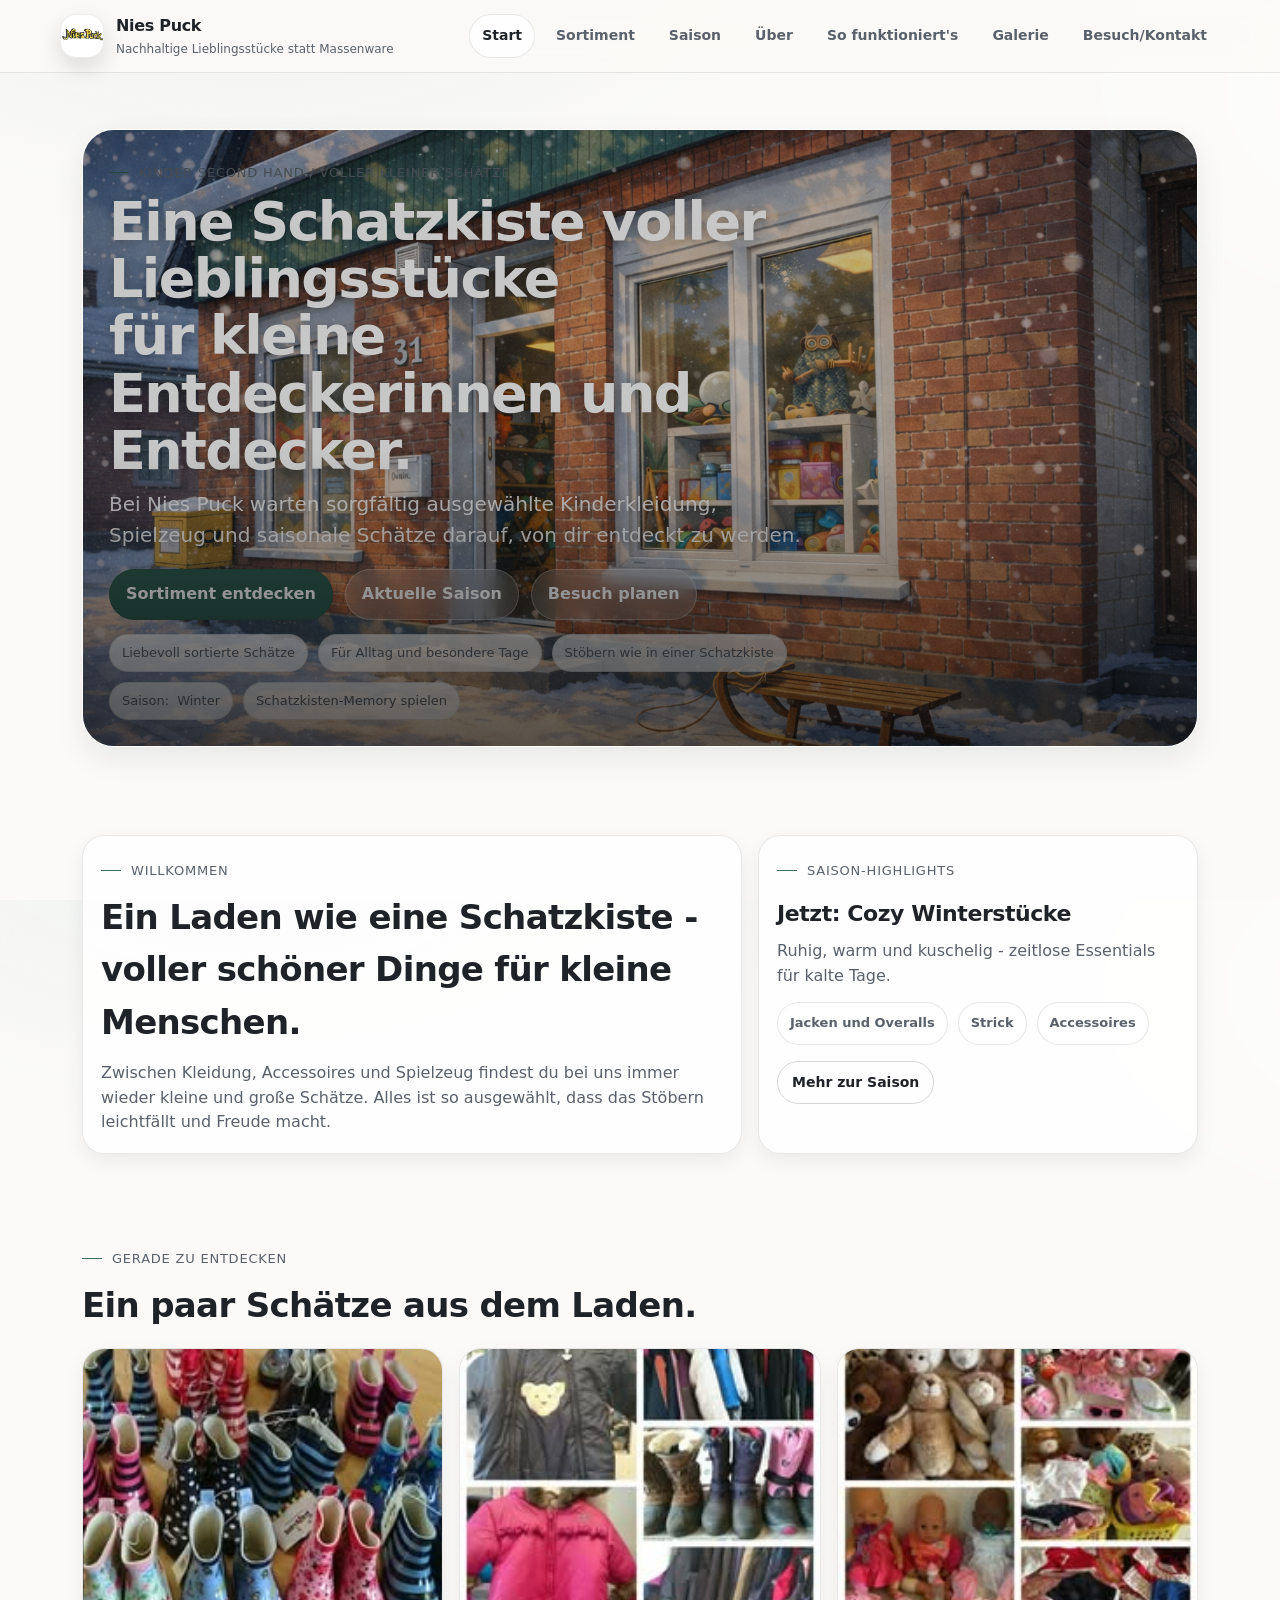
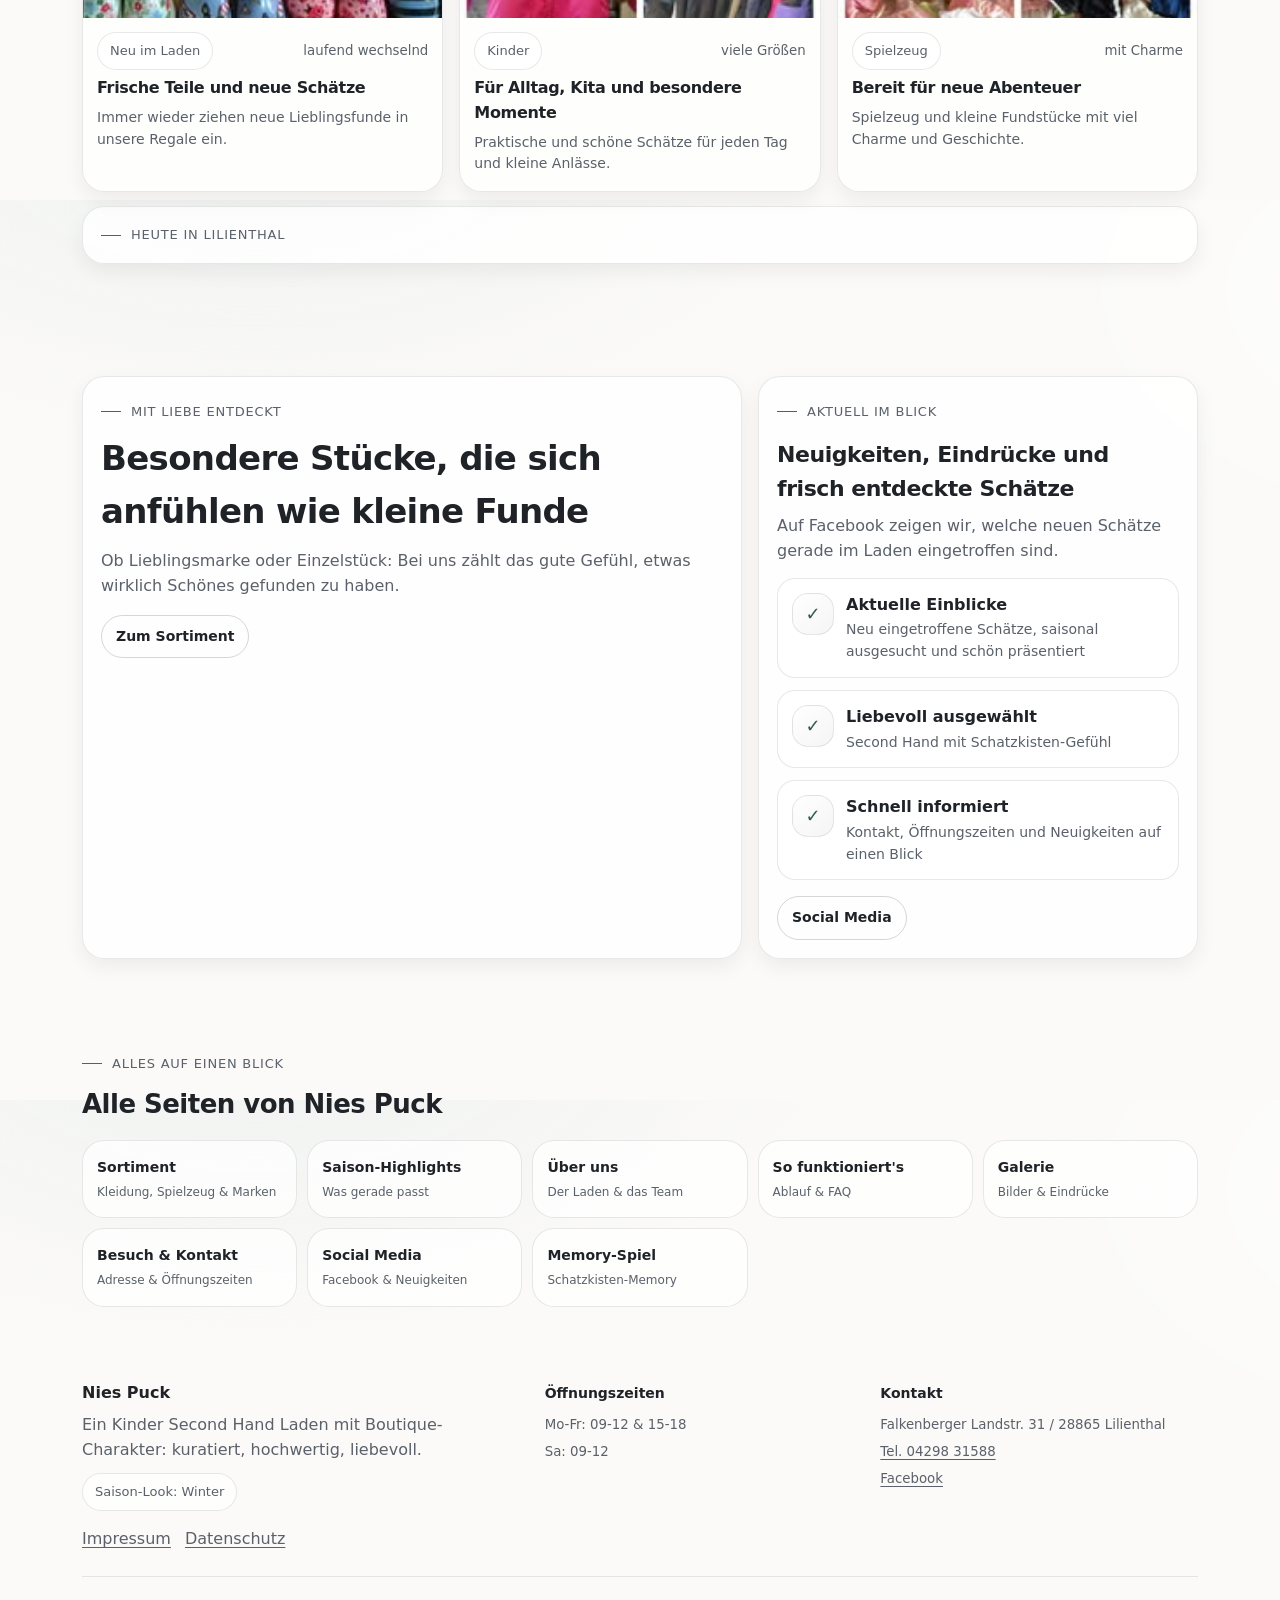
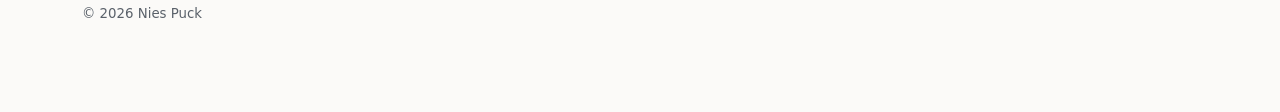
<file: index.html>
<!doctype html>
<html lang="de">
<head>
  <meta charset="utf-8" />
  <meta name="viewport" content="width=device-width,initial-scale=1" />
  <title>Nies Puck - Kinder Second Hand in Lilienthal</title>
  <meta name="description" content="Liebevoll ausgew&auml;hlte Kinderkleidung, Spielzeug und saisonale Lieblingsst&uuml;cke in Lilienthal." />
  <meta name="theme-color" content="#fbfaf8" />
  <link rel="stylesheet" href="css/style.css" />
  <script src="js/season.js" defer></script>
  <script src="js/main.js" defer></script>
</head>
<body>
<header class="site-header">
  <div class="container navbar">
    <a class="brand" href="index.html" aria-label="Nies Puck Startseite">
      <div class="logo" aria-hidden="true"></div>
      <div>
        <strong>Nies Puck</strong>
        <span>Nachhaltige Lieblingsst&uuml;cke statt Massenware</span>
      </div>
    </a>
    <nav aria-label="Hauptnavigation">
      <a data-nav href="index.html">Start</a>
      <a data-nav href="sortiment.html">Sortiment</a>
      <a data-nav href="saison.html">Saison</a>
      <a data-nav href="ueber.html">&Uuml;ber</a>
      <a data-nav href="so-funktionierts.html">So funktioniert's</a>
      <a data-nav href="galerie.html">Galerie</a>
      <a data-nav href="kontakt.html">Besuch/Kontakt</a>
    </nav>
  </div>
</header>

<div class="mobile-bar" aria-label="Schnellnavigation">
  <div class="inner">
    <a data-nav href="index.html" aria-label="Zur Startseite">Home</a>
    <a data-nav href="sortiment.html" aria-label="Zum Sortiment">Sortiment</a>
    <a data-nav href="saison.html" aria-label="Zu Saison-Highlights">Saison</a>
    <a data-nav href="kontakt.html" aria-label="Zum Kontakt">Kontakt</a>
  </div>
</div>

<main>
  <section class="section">
    <div class="container">
      <div class="hero card" role="region" aria-label="Startbereich">
        <div class="content">
          <div class="kicker">Kinder Second Hand / voller kleiner Sch&auml;tze</div>
          <h1>Eine Schatzkiste voller Lieblingsst&uuml;cke<br/>f&uuml;r kleine Entdeckerinnen und Entdecker.</h1>
          <p>Bei Nies Puck warten sorgf&auml;ltig ausgew&auml;hlte Kinderkleidung, Spielzeug und saisonale Sch&auml;tze darauf, von dir entdeckt zu werden.</p>
          <div class="cta">
            <a class="btn primary" href="sortiment.html">Sortiment entdecken</a>
            <a class="btn" href="saison.html">Aktuelle Saison</a>
            <a class="btn" href="kontakt.html">Besuch planen</a>
          </div>
          <div class="meta">
            <a class="badge" href="sortiment.html">Liebevoll sortierte Sch&auml;tze</a>
            <a class="badge" href="sortiment.html">F&uuml;r Alltag und besondere Tage</a>
            <a class="badge" href="galerie.html">St&ouml;bern wie in einer Schatzkiste</a>
            <a class="badge" href="saison.html">Saison: <span data-season="label">-</span></a>
            <a class="badge" href="memory.html">Schatzkisten-Memory spielen</a>
          </div>
        </div>
      </div>
    </div>
  </section>

  <section class="section tight">
    <div class="container grid two">
      <div class="card feature">
        <div class="kicker">Willkommen</div>
        <h2 class="section-title">Ein Laden wie eine Schatzkiste - voller sch&ouml;ner Dinge f&uuml;r kleine Menschen.</h2>
        <p style="margin:0; color:var(--muted); max-width:64ch;">
          Zwischen Kleidung, Accessoires und Spielzeug findest du bei uns immer wieder kleine und gro&szlig;e Sch&auml;tze.
          Alles ist so ausgew&auml;hlt, dass das St&ouml;bern leichtf&auml;llt und Freude macht.
        </p>
      </div>

      <div class="card feature">
        <div class="kicker">Saison-Highlights</div>
        <h3 style="margin:6px 0 8px; font-size:22px; letter-spacing:-.02em;" data-season="bannerTitle">-</h3>
        <p style="margin:0 0 14px; color:var(--muted);" data-season="bannerText">-</p>
        <div class="chips" data-season="featured"></div>
        <div style="margin-top:16px">
          <a class="btn ghost small" href="saison.html">Mehr zur Saison</a>
        </div>
      </div>
    </div>
  </section>

  <section class="section">
    <div class="container">
      <div class="kicker">Gerade zu entdecken</div>
      <h2 class="section-title">Ein paar Sch&auml;tze aus dem Laden.</h2>
      <div class="grid three" style="margin-top:16px">
        <article class="tile">
          <div class="img" style="background-image:url('assets/img/Saisonartikel.jpg')"></div>
          <div class="body">
            <div class="top"><span class="badge">Neu im Laden</span><small>laufend wechselnd</small></div>
            <h4>Frische Teile und neue Sch&auml;tze</h4>
            <p>Immer wieder ziehen neue Lieblingsfunde in unsere Regale ein.</p>
          </div>
        </article>
        <article class="tile">
          <div class="img" style="background-image:url('assets/img/tile-kids.jpg')"></div>
          <div class="body">
            <div class="top"><span class="badge">Kinder</span><small>viele Gr&ouml;&szlig;en</small></div>
            <h4>F&uuml;r Alltag, Kita und besondere Momente</h4>
            <p>Praktische und sch&ouml;ne Sch&auml;tze f&uuml;r jeden Tag und kleine Anl&auml;sse.</p>
          </div>
        </article>
        <article class="tile">
          <div class="img" style="background-image:url('assets/img/tile-toys.jpg')"></div>
          <div class="body">
            <div class="top"><span class="badge">Spielzeug</span><small>mit Charme</small></div>
            <h4>Bereit f&uuml;r neue Abenteuer</h4>
            <p>Spielzeug und kleine Fundst&uuml;cke mit viel Charme und Geschichte.</p>
          </div>
        </article>
      </div>
      <div class="card feature" style="margin-top:14px; display:flex; flex-wrap:wrap; align-items:center; gap:12px;">
        <div class="kicker" style="margin:0;">Heute in Lilienthal</div>
        <div class="chips" data-weather="mini" style="flex:1">
          <span class="chip" style="color:var(--muted)">Wetterdaten werden geladen&hellip;</span>
        </div>
      </div>
    </div>
  </section>

  <section class="section">
    <div class="container grid two">
      <div class="card feature">
        <div class="kicker">Mit Liebe entdeckt</div>
        <h2 class="section-title">Besondere St&uuml;cke, die sich anf&uuml;hlen wie kleine Funde</h2>
        <p style="margin:0; color:var(--muted)">
          Ob Lieblingsmarke oder Einzelst&uuml;ck: Bei uns z&auml;hlt das gute Gef&uuml;hl, etwas wirklich Sch&ouml;nes gefunden zu haben.
        </p>
        <div style="margin-top:16px">
          <a class="btn ghost small" href="sortiment.html">Zum Sortiment</a>
        </div>
      </div>

      <div class="card feature">
        <div class="kicker">Aktuell im Blick</div>
        <h3 style="margin:6px 0 8px; font-size:22px; letter-spacing:-.02em;">Neuigkeiten, Eindr&uuml;cke und frisch entdeckte Sch&auml;tze</h3>
        <p style="margin:0 0 14px; color:var(--muted);">
          Auf Facebook zeigen wir, welche neuen Sch&auml;tze gerade im Laden eingetroffen sind.
        </p>
        <div class="list">
          <div class="row">
            <div class="icon" aria-hidden="true">&#10003;</div>
            <div><strong>Aktuelle Einblicke</strong><span>Neu eingetroffene Sch&auml;tze, saisonal ausgesucht und sch&ouml;n pr&auml;sentiert</span></div>
          </div>
          <div class="row">
            <div class="icon" aria-hidden="true">&#10003;</div>
            <div><strong>Liebevoll ausgew&auml;hlt</strong><span>Second Hand mit Schatzkisten-Gef&uuml;hl</span></div>
          </div>
          <div class="row">
            <div class="icon" aria-hidden="true">&#10003;</div>
            <div><strong>Schnell informiert</strong><span>Kontakt, &Ouml;ffnungszeiten und Neuigkeiten auf einen Blick</span></div>
          </div>
        </div>
        <div style="margin-top:16px">
          <a class="btn ghost small" href="social.html">Social Media</a>
        </div>
      </div>
    </div>
  </section>

  <section class="section tight">
    <div class="container">
      <div class="kicker">Alles auf einen Blick</div>
      <h2 class="section-title" style="font-size:clamp(18px,2.4vw,26px);">Alle Seiten von Nies Puck</h2>
      <div class="discover-grid">
        <a class="discover-card" href="sortiment.html">
          <strong>Sortiment</strong>
          <small>Kleidung, Spielzeug &amp; Marken</small>
        </a>
        <a class="discover-card" href="saison.html">
          <strong>Saison-Highlights</strong>
          <small>Was gerade passt</small>
        </a>
        <a class="discover-card" href="ueber.html">
          <strong>&Uuml;ber uns</strong>
          <small>Der Laden &amp; das Team</small>
        </a>
        <a class="discover-card" href="so-funktionierts.html">
          <strong>So funktioniert's</strong>
          <small>Ablauf &amp; FAQ</small>
        </a>
        <a class="discover-card" href="galerie.html">
          <strong>Galerie</strong>
          <small>Bilder &amp; Eindr&uuml;cke</small>
        </a>
        <a class="discover-card" href="kontakt.html">
          <strong>Besuch &amp; Kontakt</strong>
          <small>Adresse &amp; &Ouml;ffnungszeiten</small>
        </a>
        <a class="discover-card" href="social.html">
          <strong>Social Media</strong>
          <small>Facebook &amp; Neuigkeiten</small>
        </a>
        <a class="discover-card" href="memory.html">
          <strong>Memory-Spiel</strong>
          <small>Schatzkisten-Memory</small>
        </a>
      </div>
    </div>
  </section>
</main>

<footer class="footer">
  <div class="container">
    <div class="cols">
      <div>
        <strong style="color:var(--text); font-size:16px;">Nies Puck</strong>
        <div style="margin-top:8px; max-width:52ch;">
          Ein Kinder Second Hand Laden mit Boutique-Charakter: kuratiert, hochwertig, liebevoll.
          <span data-season="meta" style="display:inline-block; margin-top:10px;" class="badge">Saison-Look</span>
        </div>
      </div>
      <div>
        <strong style="color:var(--text); font-size:14px;">&Ouml;ffnungszeiten</strong>
        <div style="margin-top:10px; display:grid; gap:6px;">
          <small>Mo-Fr: 09-12 &amp; 15-18</small>
          <small>Sa: 09-12</small>
        </div>
      </div>
      <div>
        <strong style="color:var(--text); font-size:14px;">Kontakt</strong>
        <div style="margin-top:10px; display:grid; gap:6px;">
          <small>Falkenberger Landstr. 31 / 28865 Lilienthal</small>
          <small><a href="tel:+49429831588">Tel. 04298 31588</a></small>
          <small><a href="https://www.facebook.com/niespuck/" target="_blank" rel="noreferrer">Facebook</a></small>
        </div>
      </div>
    </div>
    <div style="display:flex; gap:14px; flex-wrap:wrap; margin-top:16px;">
      <a href="impressum.html">Impressum</a>
      <a href="datenschutz.html">Datenschutz</a>
    </div>
    <hr/>
    <small>&copy; <span id="y"></span> Nies Puck</small>
  </div>
</footer>

<script>
  document.getElementById("y").textContent = new Date().getFullYear();
</script>
</body>
</html>
</file>
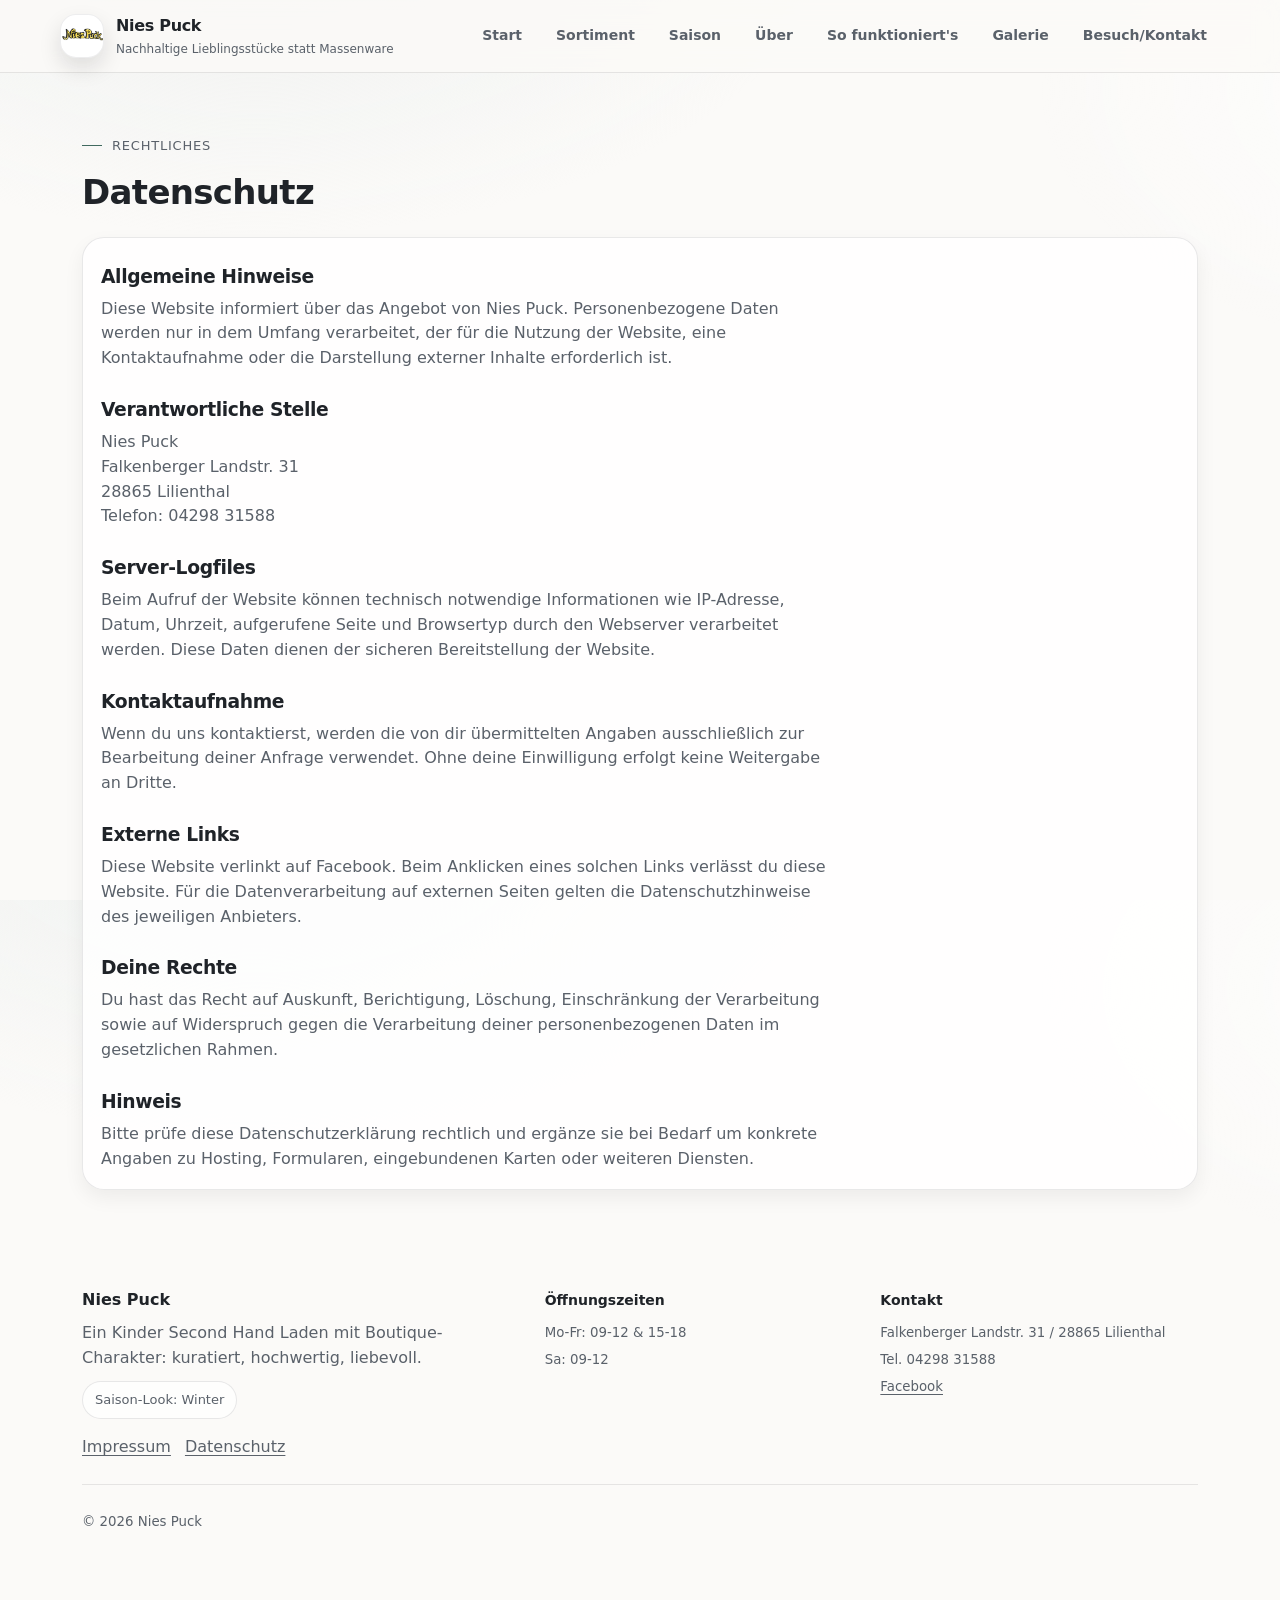
<file: datenschutz.html>
<!doctype html>
<html lang="de">
<head>
  <meta charset="utf-8" />
  <meta name="viewport" content="width=device-width,initial-scale=1" />
  <title>Datenschutz - Nies Puck</title>
  <meta name="description" content="Datenschutzhinweise von Nies Puck." />
  <meta name="theme-color" content="#fbfaf8" />
  <link rel="stylesheet" href="css/style.css" />
  <script src="js/season.js" defer></script>
  <script src="js/main.js" defer></script>
</head>
<body>
<header class="site-header">
  <div class="container navbar">
    <a class="brand" href="index.html" aria-label="Nies Puck Startseite">
      <div class="logo" aria-hidden="true"></div>
      <div>
        <strong>Nies Puck</strong>
        <span>Nachhaltige Lieblingsst&uuml;cke statt Massenware</span>
      </div>
    </a>
    <nav aria-label="Hauptnavigation">
      <a data-nav href="index.html">Start</a>
      <a data-nav href="sortiment.html">Sortiment</a>
      <a data-nav href="saison.html">Saison</a>
      <a data-nav href="ueber.html">&Uuml;ber</a>
      <a data-nav href="so-funktionierts.html">So funktioniert's</a>
      <a data-nav href="galerie.html">Galerie</a>
      <a data-nav href="kontakt.html">Besuch/Kontakt</a>
    </nav>
  </div>
</header>

<div class="mobile-bar" aria-label="Schnellnavigation">
  <div class="inner">
    <a data-nav href="sortiment.html" aria-label="Zum Sortiment">Sortiment</a>
    <a data-nav href="saison.html" aria-label="Zu Saison-Highlights">Saison</a>
    <a data-nav href="kontakt.html" aria-label="Zum Kontakt">Route</a>
    <a data-nav href="index.html" aria-label="Zur Startseite">Home</a>
  </div>
</div>

<main>
  <section class="section">
    <div class="container">
      <div class="kicker">Rechtliches</div>
      <h1 class="section-title">Datenschutz</h1>
      <div class="card feature" style="margin-top:18px; display:grid; gap:18px;">
        <div>
          <h3>Allgemeine Hinweise</h3>
          <p style="margin:0; color:var(--muted); max-width:72ch;">
            Diese Website informiert &uuml;ber das Angebot von Nies Puck. Personenbezogene Daten werden nur
            in dem Umfang verarbeitet, der f&uuml;r die Nutzung der Website, eine Kontaktaufnahme oder die
            Darstellung externer Inhalte erforderlich ist.
          </p>
        </div>
        <div>
          <h3>Verantwortliche Stelle</h3>
          <p style="margin:0; color:var(--muted);">
            Nies Puck<br/>
            Falkenberger Landstr. 31<br/>
            28865 Lilienthal<br/>
            Telefon: 04298 31588
          </p>
        </div>
        <div>
          <h3>Server-Logfiles</h3>
          <p style="margin:0; color:var(--muted); max-width:72ch;">
            Beim Aufruf der Website k&ouml;nnen technisch notwendige Informationen wie IP-Adresse,
            Datum, Uhrzeit, aufgerufene Seite und Browsertyp durch den Webserver verarbeitet werden.
            Diese Daten dienen der sicheren Bereitstellung der Website.
          </p>
        </div>
        <div>
          <h3>Kontaktaufnahme</h3>
          <p style="margin:0; color:var(--muted); max-width:72ch;">
            Wenn du uns kontaktierst, werden die von dir &uuml;bermittelten Angaben ausschlie&szlig;lich zur
            Bearbeitung deiner Anfrage verwendet. Ohne deine Einwilligung erfolgt keine Weitergabe an Dritte.
          </p>
        </div>
        <div>
          <h3>Externe Links</h3>
          <p style="margin:0; color:var(--muted); max-width:72ch;">
            Diese Website verlinkt auf Facebook. Beim Anklicken eines solchen Links verl&auml;sst du diese Website.
            F&uuml;r die Datenverarbeitung auf externen Seiten gelten die Datenschutzhinweise des jeweiligen Anbieters.
          </p>
        </div>
        <div>
          <h3>Deine Rechte</h3>
          <p style="margin:0; color:var(--muted); max-width:72ch;">
            Du hast das Recht auf Auskunft, Berichtigung, L&ouml;schung, Einschr&auml;nkung der Verarbeitung
            sowie auf Widerspruch gegen die Verarbeitung deiner personenbezogenen Daten im gesetzlichen Rahmen.
          </p>
        </div>
        <div>
          <h3>Hinweis</h3>
          <p style="margin:0; color:var(--muted); max-width:72ch;">
            Bitte pr&uuml;fe diese Datenschutzerkl&auml;rung rechtlich und erg&auml;nze sie bei Bedarf um konkrete
            Angaben zu Hosting, Formularen, eingebundenen Karten oder weiteren Diensten.
          </p>
        </div>
      </div>
    </div>
  </section>
</main>

<footer class="footer">
  <div class="container">
    <div class="cols">
      <div>
        <strong style="color:var(--text); font-size:16px;">Nies Puck</strong>
        <div style="margin-top:8px; max-width:52ch;">
          Ein Kinder Second Hand Laden mit Boutique-Charakter: kuratiert, hochwertig, liebevoll.
          <span data-season="meta" style="display:inline-block; margin-top:10px;" class="badge">Saison-Look</span>
        </div>
      </div>
      <div>
        <strong style="color:var(--text); font-size:14px;">&Ouml;ffnungszeiten</strong>
        <div style="margin-top:10px; display:grid; gap:6px;">
          <small>Mo-Fr: 09-12 & 15-18</small>
          <small>Sa: 09-12</small>
        </div>
      </div>
      <div>
        <strong style="color:var(--text); font-size:14px;">Kontakt</strong>
        <div style="margin-top:10px; display:grid; gap:6px;">
          <small>Falkenberger Landstr. 31 / 28865 Lilienthal</small>
          <small>Tel. 04298 31588</small>
          <small><a href="https://www.facebook.com/niespuck/" target="_blank" rel="noreferrer">Facebook</a></small>
        </div>
      </div>
    </div>
    <div style="display:flex; gap:14px; flex-wrap:wrap; margin-top:16px;">
      <a href="impressum.html">Impressum</a>
      <a href="datenschutz.html">Datenschutz</a>
    </div>
    <hr/>
    <small>&copy; <span id="y"></span> Nies Puck</small>
  </div>
</footer>

<script>
  document.getElementById("y").textContent = new Date().getFullYear();
</script>
</body>
</html>
</file>
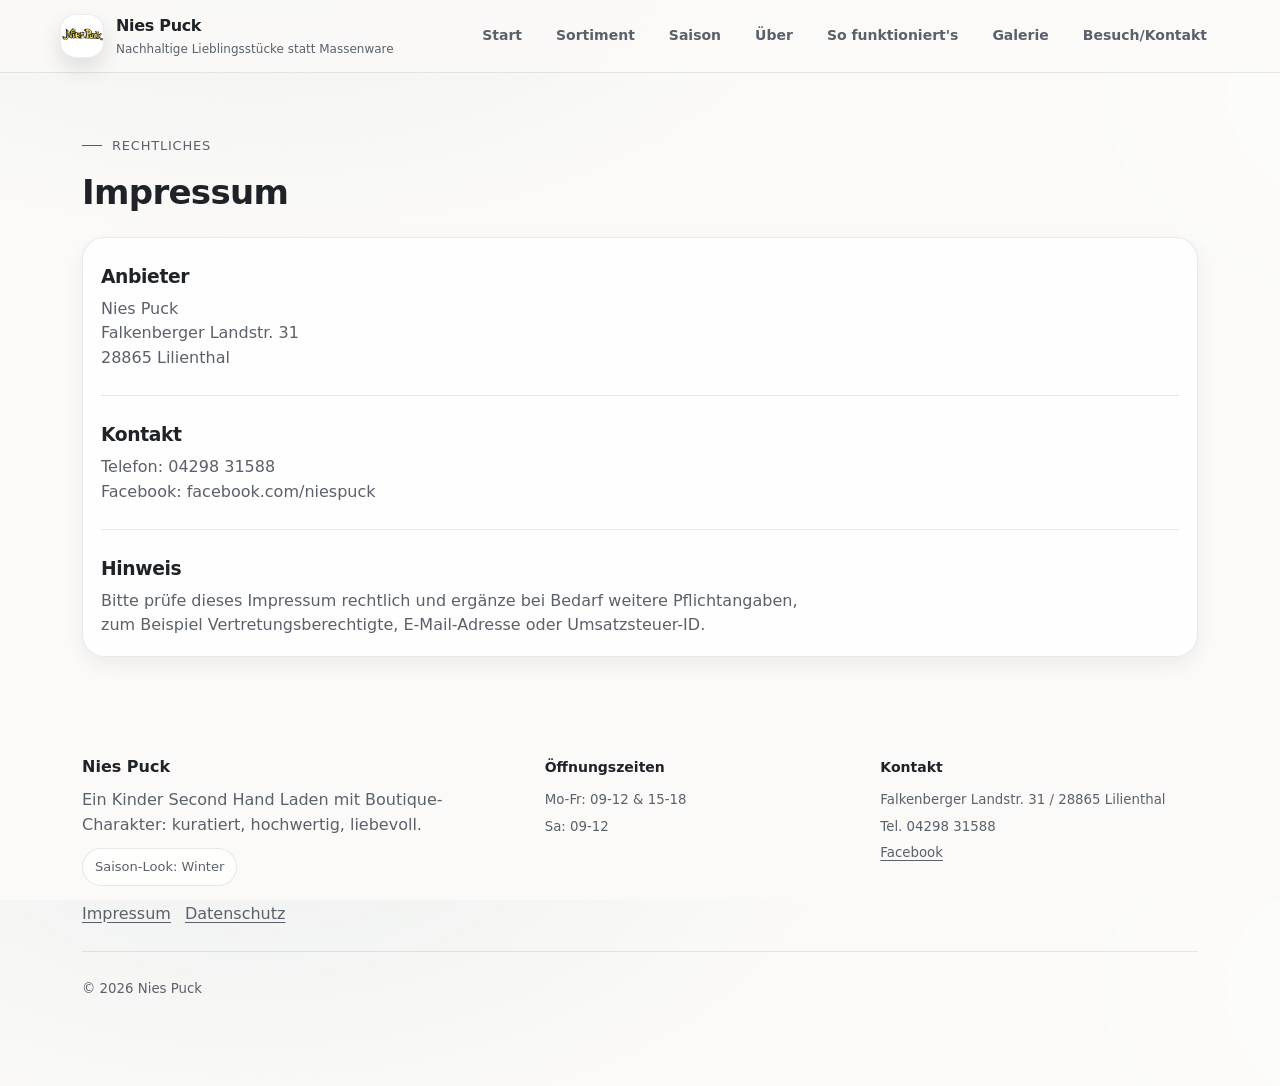
<file: impressum.html>
<!doctype html>
<html lang="de">
<head>
  <meta charset="utf-8" />
  <meta name="viewport" content="width=device-width,initial-scale=1" />
  <title>Impressum - Nies Puck</title>
  <meta name="description" content="Impressum von Nies Puck." />
  <meta name="theme-color" content="#fbfaf8" />
  <link rel="stylesheet" href="css/style.css" />
  <script src="js/season.js" defer></script>
  <script src="js/main.js" defer></script>
</head>
<body>
<header class="site-header">
  <div class="container navbar">
    <a class="brand" href="index.html" aria-label="Nies Puck Startseite">
      <div class="logo" aria-hidden="true"></div>
      <div>
        <strong>Nies Puck</strong>
        <span>Nachhaltige Lieblingsst&uuml;cke statt Massenware</span>
      </div>
    </a>
    <nav aria-label="Hauptnavigation">
      <a data-nav href="index.html">Start</a>
      <a data-nav href="sortiment.html">Sortiment</a>
      <a data-nav href="saison.html">Saison</a>
      <a data-nav href="ueber.html">&Uuml;ber</a>
      <a data-nav href="so-funktionierts.html">So funktioniert's</a>
      <a data-nav href="galerie.html">Galerie</a>
      <a data-nav href="kontakt.html">Besuch/Kontakt</a>
    </nav>
  </div>
</header>

<div class="mobile-bar" aria-label="Schnellnavigation">
  <div class="inner">
    <a data-nav href="sortiment.html" aria-label="Zum Sortiment">Sortiment</a>
    <a data-nav href="saison.html" aria-label="Zu Saison-Highlights">Saison</a>
    <a data-nav href="kontakt.html" aria-label="Zum Kontakt">Route</a>
    <a data-nav href="index.html" aria-label="Zur Startseite">Home</a>
  </div>
</div>

<main>
  <section class="section">
    <div class="container">
      <div class="kicker">Rechtliches</div>
      <h1 class="section-title">Impressum</h1>
      <div class="card feature" style="margin-top:18px;">
        <h3>Anbieter</h3>
        <p style="margin:0; color:var(--muted);">
          Nies Puck<br/>
          Falkenberger Landstr. 31<br/>
          28865 Lilienthal
        </p>
        <hr/>
        <h3>Kontakt</h3>
        <p style="margin:0; color:var(--muted);">
          Telefon: 04298 31588<br/>
          Facebook: <a href="https://www.facebook.com/niespuck/" target="_blank" rel="noreferrer">facebook.com/niespuck</a>
        </p>
        <hr/>
        <h3>Hinweis</h3>
        <p style="margin:0; color:var(--muted); max-width:70ch;">
          Bitte pr&uuml;fe dieses Impressum rechtlich und erg&auml;nze bei Bedarf weitere Pflichtangaben,
          zum Beispiel Vertretungsberechtigte, E-Mail-Adresse oder Umsatzsteuer-ID.
        </p>
      </div>
    </div>
  </section>
</main>

<footer class="footer">
  <div class="container">
    <div class="cols">
      <div>
        <strong style="color:var(--text); font-size:16px;">Nies Puck</strong>
        <div style="margin-top:8px; max-width:52ch;">
          Ein Kinder Second Hand Laden mit Boutique-Charakter: kuratiert, hochwertig, liebevoll.
          <span data-season="meta" style="display:inline-block; margin-top:10px;" class="badge">Saison-Look</span>
        </div>
      </div>
      <div>
        <strong style="color:var(--text); font-size:14px;">&Ouml;ffnungszeiten</strong>
        <div style="margin-top:10px; display:grid; gap:6px;">
          <small>Mo-Fr: 09-12 & 15-18</small>
          <small>Sa: 09-12</small>
        </div>
      </div>
      <div>
        <strong style="color:var(--text); font-size:14px;">Kontakt</strong>
        <div style="margin-top:10px; display:grid; gap:6px;">
          <small>Falkenberger Landstr. 31 / 28865 Lilienthal</small>
          <small>Tel. 04298 31588</small>
          <small><a href="https://www.facebook.com/niespuck/" target="_blank" rel="noreferrer">Facebook</a></small>
        </div>
      </div>
    </div>
    <div style="display:flex; gap:14px; flex-wrap:wrap; margin-top:16px;">
      <a href="impressum.html">Impressum</a>
      <a href="datenschutz.html">Datenschutz</a>
    </div>
    <hr/>
    <small>&copy; <span id="y"></span> Nies Puck</small>
  </div>
</footer>

<script>
  document.getElementById("y").textContent = new Date().getFullYear();
</script>
</body>
</html>
</file>
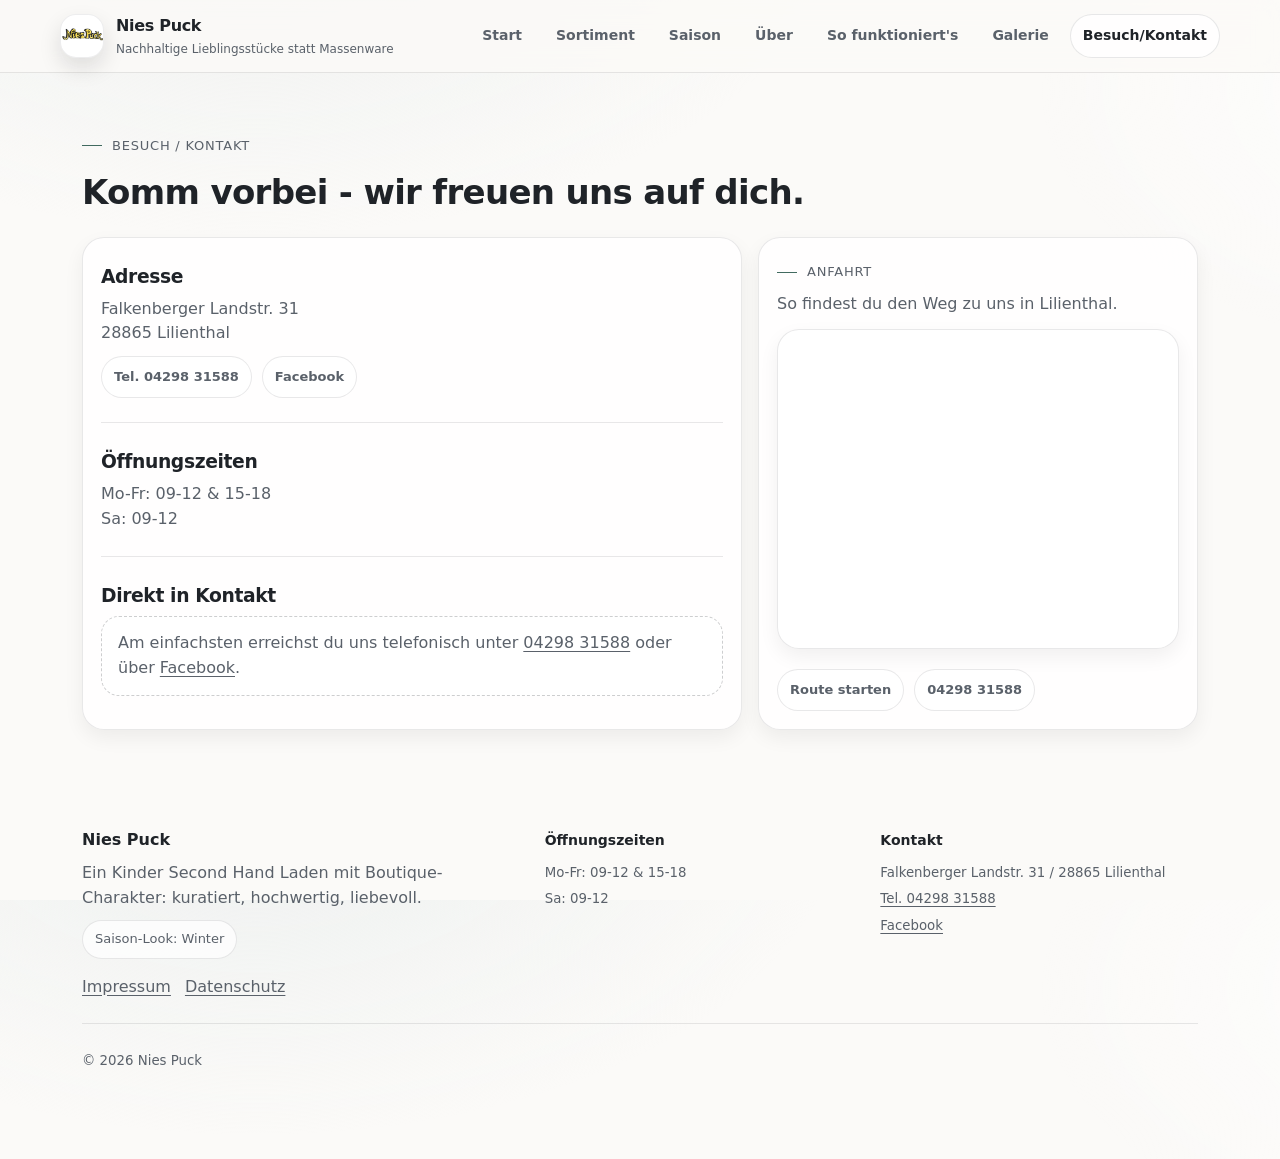
<file: kontakt.html>
<!doctype html>
<html lang="de">
<head>
  <meta charset="utf-8" />
  <meta name="viewport" content="width=device-width,initial-scale=1" />
  <title>Besuch & Kontakt - Nies Puck</title>
  <meta name="description" content="Adresse, &Ouml;ffnungszeiten, Karte und Kontakt von Nies Puck." />
  <meta name="theme-color" content="#fbfaf8" />
  <link rel="stylesheet" href="css/style.css" />
  <script src="js/season.js" defer></script>
  <script src="js/main.js" defer></script>
</head>
<body>
<header class="site-header">
  <div class="container navbar">
    <a class="brand" href="index.html" aria-label="Nies Puck Startseite">
      <div class="logo" aria-hidden="true"></div>
      <div>
        <strong>Nies Puck</strong>
        <span>Nachhaltige Lieblingsst&uuml;cke statt Massenware</span>
      </div>
    </a>
    <nav aria-label="Hauptnavigation">
      <a data-nav href="index.html">Start</a>
      <a data-nav href="sortiment.html">Sortiment</a>
      <a data-nav href="saison.html">Saison</a>
      <a data-nav href="ueber.html">&Uuml;ber</a>
      <a data-nav href="so-funktionierts.html">So funktioniert's</a>
      <a data-nav href="galerie.html">Galerie</a>
      <a data-nav href="kontakt.html">Besuch/Kontakt</a>
    </nav>
  </div>
</header>

<div class="mobile-bar" aria-label="Schnellnavigation">
  <div class="inner">
    <a data-nav href="index.html" aria-label="Zur Startseite">Home</a>
    <a data-nav href="sortiment.html" aria-label="Zum Sortiment">Sortiment</a>
    <a data-nav href="saison.html" aria-label="Zu Saison-Highlights">Saison</a>
    <a data-nav href="kontakt.html" aria-label="Zum Kontakt">Kontakt</a>
  </div>
</div>

<main>
  <section class="section">
    <div class="container">
      <div class="kicker">Besuch / Kontakt</div>
      <h1 class="section-title">Komm vorbei - wir freuen uns auf dich.</h1>
      <div class="grid two" style="margin-top:18px">
        <div class="card feature">
          <h3>Adresse</h3>
          <p style="margin:0; color:var(--muted);">
            Falkenberger Landstr. 31<br/>28865 Lilienthal
          </p>
          <div style="margin-top:10px" class="chips">
            <a class="chip" href="tel:+49429831588">Tel. 04298 31588</a>
            <a class="chip" href="https://www.facebook.com/niespuck/" target="_blank" rel="noreferrer">Facebook</a>
          </div>
          <hr/>
          <h3>&Ouml;ffnungszeiten</h3>
          <p style="margin:0; color:var(--muted);">
            Mo-Fr: 09-12 & 15-18<br/>
            Sa: 09-12
          </p>
          <hr/>
          <h3>Direkt in Kontakt</h3>
          <div class="notice">
            Am einfachsten erreichst du uns telefonisch unter <a href="tel:+49429831588" style="text-decoration:underline; text-underline-offset:3px;">04298 31588</a> oder &uuml;ber <a href="https://www.facebook.com/niespuck/" target="_blank" rel="noreferrer" style="text-decoration:underline; text-underline-offset:3px;">Facebook</a>.
          </div>
        </div>
        <div>
          <div class="card feature">
            <div class="kicker">Anfahrt</div>
            <p style="margin:0 0 12px; color:var(--muted);">
              So findest du den Weg zu uns in Lilienthal.
            </p>
            <iframe class="map" loading="lazy"
              src="https://www.openstreetmap.org/export/embed.html?bbox=8.8995%2C53.1375%2C8.9135%2C53.1455&layer=mapnik&marker=53.1415%2C8.9065"
              title="Karte mit Standort in Lilienthal">
            </iframe>
            <div style="margin-top:12px" class="chips">
              <a class="chip" target="_blank" rel="noreferrer"
                 href="https://www.google.com/maps/search/?api=1&query=Falkenberger+Landstr.+31+28865+Lilienthal">
                Route starten
              </a>
              <a class="chip" href="tel:+49429831588">04298 31588</a>
            </div>
          </div>
        </div>
      </div>
    </div>
  </section>
</main>

<footer class="footer">
  <div class="container">
    <div class="cols">
      <div>
        <strong style="color:var(--text); font-size:16px;">Nies Puck</strong>
        <div style="margin-top:8px; max-width:52ch;">
          Ein Kinder Second Hand Laden mit Boutique-Charakter: kuratiert, hochwertig, liebevoll.
          <span data-season="meta" style="display:inline-block; margin-top:10px;" class="badge">Saison-Look</span>
        </div>
      </div>
      <div>
        <strong style="color:var(--text); font-size:14px;">&Ouml;ffnungszeiten</strong>
        <div style="margin-top:10px; display:grid; gap:6px;">
          <small>Mo-Fr: 09-12 & 15-18</small>
          <small>Sa: 09-12</small>
        </div>
      </div>
      <div>
        <strong style="color:var(--text); font-size:14px;">Kontakt</strong>
        <div style="margin-top:10px; display:grid; gap:6px;">
          <small>Falkenberger Landstr. 31 / 28865 Lilienthal</small>
          <small><a href="tel:+49429831588">Tel. 04298 31588</a></small>
          <small><a href="https://www.facebook.com/niespuck/" target="_blank" rel="noreferrer">Facebook</a></small>
        </div>
      </div>
    </div>
    <div style="display:flex; gap:14px; flex-wrap:wrap; margin-top:16px;">
      <a href="impressum.html">Impressum</a>
      <a href="datenschutz.html">Datenschutz</a>
    </div>
    <hr/>
    <small>&copy; <span id="y"></span> Nies Puck</small>
  </div>
</footer>

<script>
  document.getElementById("y").textContent = new Date().getFullYear();
</script>
</body>
</html>
</file>
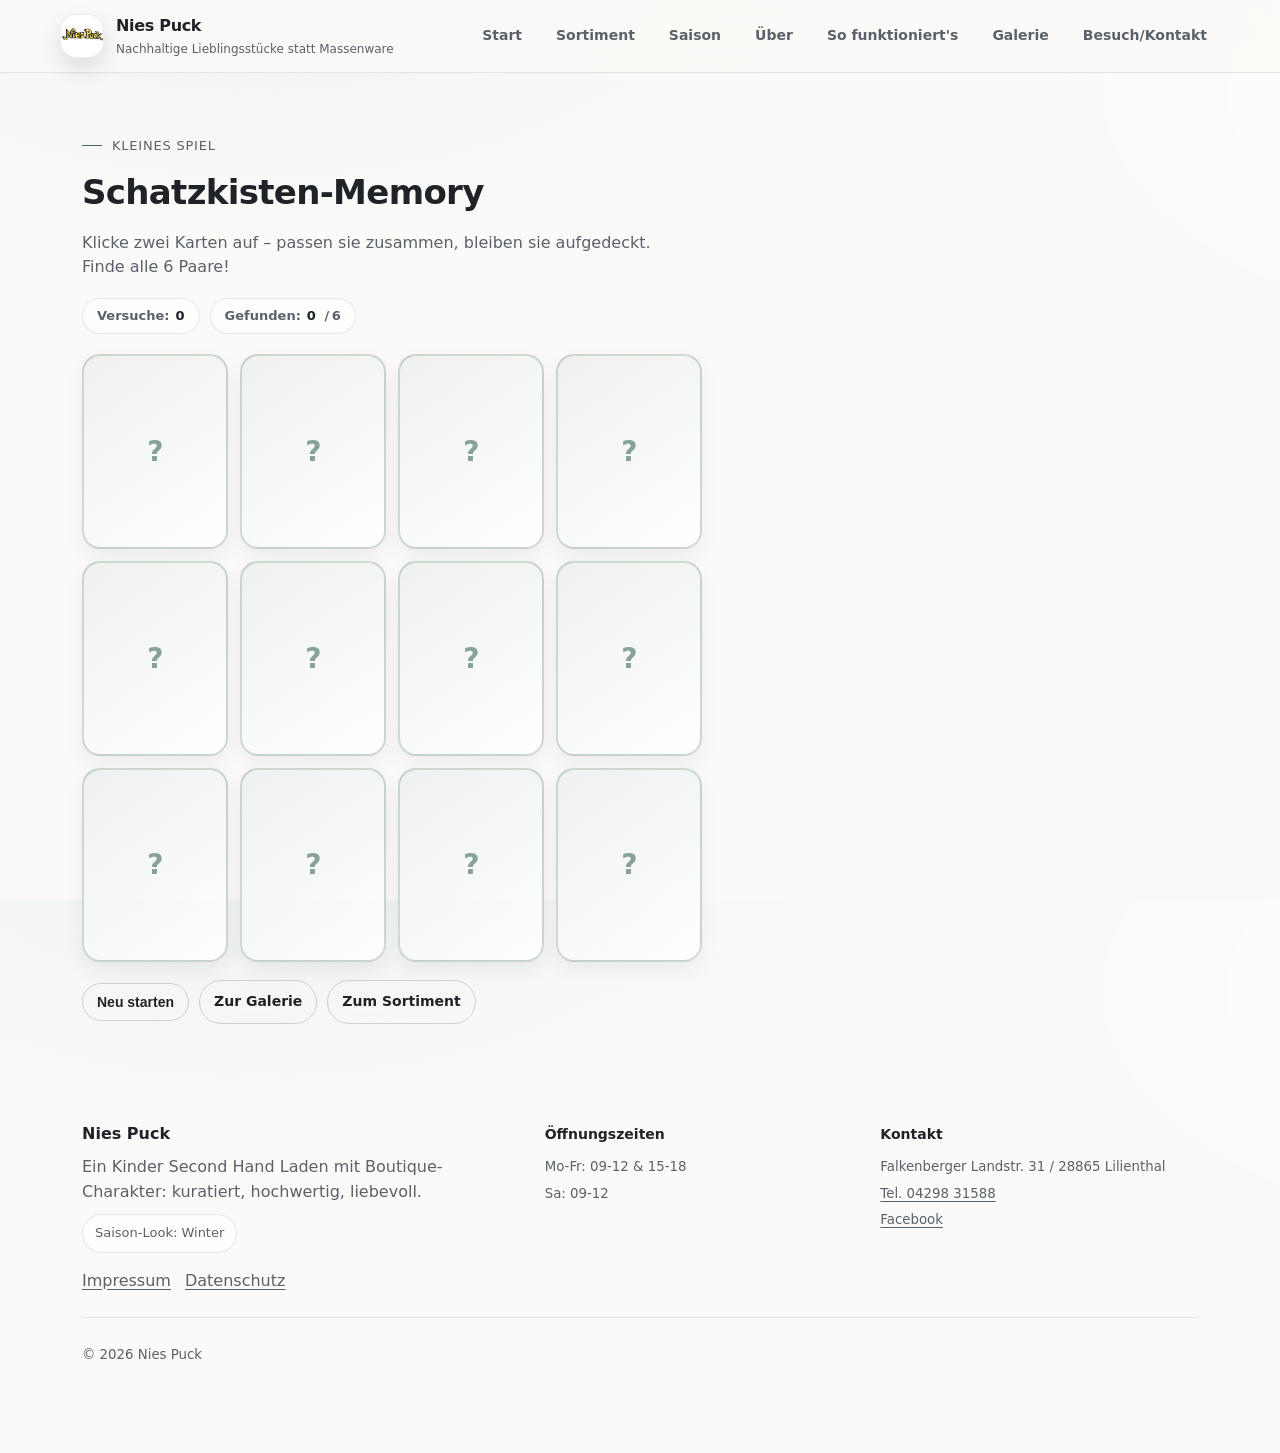
<file: memory.html>
<!doctype html>
<html lang="de">
<head>
  <meta charset="utf-8" />
  <meta name="viewport" content="width=device-width,initial-scale=1" />
  <title>Schatzkisten-Memory – Nies Puck</title>
  <meta name="description" content="Kleines Memory-Spiel von Nies Puck: Finde alle Paare aus der Schatzkiste!" />
  <meta name="theme-color" content="#fbfaf8" />
  <link rel="stylesheet" href="css/style.css" />
  <script src="js/season.js" defer></script>
  <script src="js/main.js" defer></script>
  <style>
    .mem-grid{
      display:grid;
      grid-template-columns: repeat(3,1fr);
      gap:10px;
      max-width:480px;
      margin:20px 0 0;
    }
    @media(min-width:600px){
      .mem-grid{grid-template-columns:repeat(4,1fr); gap:12px; max-width:620px;}
    }
    .mem-card{
      aspect-ratio:3/4;
      cursor:pointer;
      perspective:900px;
      user-select:none;
      -webkit-tap-highlight-color:transparent;
    }
    .mem-card:focus-visible .mem-inner{
      outline:2px solid var(--accent);
      outline-offset:3px;
      border-radius:18px;
    }
    .mem-inner{
      width:100%; height:100%;
      position:relative;
      transform-style:preserve-3d;
      transition:transform .38s cubic-bezier(.4,0,.2,1);
      border-radius:18px;
    }
    .mem-card.flipped .mem-inner,
    .mem-card.matched .mem-inner{
      transform:rotateY(180deg);
    }
    .mem-front,.mem-back{
      position:absolute; inset:0;
      border-radius:18px;
      backface-visibility:hidden;
      -webkit-backface-visibility:hidden;
      overflow:hidden;
      border:2px solid var(--line);
      box-shadow:var(--shadow-soft);
    }
    .mem-front{
      background:linear-gradient(145deg, var(--tint), rgba(255,255,255,.85));
      border-color:rgba(111,143,122,.32);
      display:grid; place-items:center;
      font-size:28px; font-weight:800;
      color:var(--accent);
      letter-spacing:-.02em;
    }
    .mem-front::after{content:"?"; opacity:.55}
    .mem-back{
      background-size:cover;
      background-position:center;
      transform:rotateY(180deg);
    }
    .mem-back .label{
      position:absolute; bottom:0; left:0; right:0;
      padding:6px 8px;
      background:linear-gradient(0deg,rgba(0,0,0,.55) 0%,transparent 100%);
      color:#fff; font-size:11px; font-weight:700;
      text-align:center;
    }
    .mem-card.matched .mem-front{ display:none }
    .mem-card.matched .mem-back{
      border-color:var(--accent);
      box-shadow:0 0 0 2px var(--accent), var(--shadow-soft);
    }

    .mem-stats{
      display:flex; gap:10px; flex-wrap:wrap; margin-bottom:4px;
    }
    .mem-stat{
      display:inline-flex; align-items:center; gap:6px;
      padding:7px 14px;
      border-radius:999px;
      background:rgba(255,255,255,.72);
      border:1px solid var(--line);
      font-size:13px; font-weight:600; color:var(--muted);
    }
    .mem-stat strong{ color:var(--text) }

    .mem-win{
      display:none;
      padding:28px 24px; text-align:center;
      border-radius:var(--radius);
      background:rgba(255,255,255,.92);
      border:1px solid var(--line);
      box-shadow:var(--shadow);
      margin-top:24px;
    }
    .mem-win.show{ display:block }
    .mem-win h2{ margin:8px 0 6px; font-size:clamp(20px,3vw,28px); letter-spacing:-.02em }
    .mem-win p{ margin:0 0 18px; color:var(--muted) }
  </style>
</head>
<body>
<header class="site-header">
  <div class="container navbar">
    <a class="brand" href="index.html" aria-label="Nies Puck Startseite">
      <div class="logo" aria-hidden="true"></div>
      <div>
        <strong>Nies Puck</strong>
        <span>Nachhaltige Lieblingsst&uuml;cke statt Massenware</span>
      </div>
    </a>
    <nav aria-label="Hauptnavigation">
      <a data-nav href="index.html">Start</a>
      <a data-nav href="sortiment.html">Sortiment</a>
      <a data-nav href="saison.html">Saison</a>
      <a data-nav href="ueber.html">&Uuml;ber</a>
      <a data-nav href="so-funktionierts.html">So funktioniert's</a>
      <a data-nav href="galerie.html">Galerie</a>
      <a data-nav href="kontakt.html">Besuch/Kontakt</a>
    </nav>
  </div>
</header>

<div class="mobile-bar" aria-label="Schnellnavigation">
  <div class="inner">
    <a data-nav href="index.html" aria-label="Zur Startseite">Home</a>
    <a data-nav href="sortiment.html" aria-label="Zum Sortiment">Sortiment</a>
    <a data-nav href="saison.html" aria-label="Zu Saison-Highlights">Saison</a>
    <a data-nav href="kontakt.html" aria-label="Zum Kontakt">Kontakt</a>
  </div>
</div>

<main>
  <section class="section">
    <div class="container">
      <div class="kicker">Kleines Spiel</div>
      <h1 class="section-title">Schatzkisten-Memory</h1>
      <p style="margin:0 0 18px; color:var(--muted); max-width:60ch;">
        Klicke zwei Karten auf &ndash; passen sie zusammen, bleiben sie aufgedeckt.
        Finde alle 6 Paare!
      </p>

      <div class="mem-stats">
        <span class="mem-stat">Versuche: <strong id="mem-moves">0</strong></span>
        <span class="mem-stat">Gefunden: <strong id="mem-found">0</strong>&thinsp;/&thinsp;6</span>
      </div>

      <div class="mem-grid" id="mem-grid" role="list" aria-label="Memory-Spielfeld"></div>

      <div class="mem-win" id="mem-win" role="status" aria-live="polite">
        <div class="kicker" style="justify-content:center; margin-bottom:4px">Gewonnen!</div>
        <h2>Alle Sch&auml;tze gefunden!</h2>
        <p>Du hast <strong id="mem-win-moves"></strong> Versuche gebraucht &ndash; das war eine echte Schatzsuche.</p>
        <div style="display:flex; gap:10px; flex-wrap:wrap; justify-content:center;">
          <button class="btn primary" id="mem-restart-win">Nochmal spielen</button>
          <a class="btn ghost" href="galerie.html">Zur Galerie</a>
        </div>
      </div>

      <div style="margin-top:18px; display:flex; gap:10px; flex-wrap:wrap; align-items:center;">
        <button class="btn ghost small" id="mem-restart-top">Neu starten</button>
        <a class="btn ghost small" href="galerie.html">Zur Galerie</a>
        <a class="btn ghost small" href="sortiment.html">Zum Sortiment</a>
      </div>
    </div>
  </section>
</main>

<footer class="footer">
  <div class="container">
    <div class="cols">
      <div>
        <strong style="color:var(--text); font-size:16px;">Nies Puck</strong>
        <div style="margin-top:8px; max-width:52ch;">
          Ein Kinder Second Hand Laden mit Boutique-Charakter: kuratiert, hochwertig, liebevoll.
          <span data-season="meta" style="display:inline-block; margin-top:10px;" class="badge">Saison-Look</span>
        </div>
      </div>
      <div>
        <strong style="color:var(--text); font-size:14px;">&Ouml;ffnungszeiten</strong>
        <div style="margin-top:10px; display:grid; gap:6px;">
          <small>Mo-Fr: 09-12 &amp; 15-18</small>
          <small>Sa: 09-12</small>
        </div>
      </div>
      <div>
        <strong style="color:var(--text); font-size:14px;">Kontakt</strong>
        <div style="margin-top:10px; display:grid; gap:6px;">
          <small>Falkenberger Landstr. 31 / 28865 Lilienthal</small>
          <small><a href="tel:+49429831588">Tel. 04298 31588</a></small>
          <small><a href="https://www.facebook.com/niespuck/" target="_blank" rel="noreferrer">Facebook</a></small>
        </div>
      </div>
    </div>
    <div style="display:flex; gap:14px; flex-wrap:wrap; margin-top:16px;">
      <a href="impressum.html">Impressum</a>
      <a href="datenschutz.html">Datenschutz</a>
    </div>
    <hr/>
    <small>&copy; <span id="y"></span> Nies Puck</small>
  </div>
</footer>

<script>
  document.getElementById("y").textContent = new Date().getFullYear();

  const PAIRS = [
    { src: "assets/img/hero-spring.jpg",  label: "Fr\u00fchlingsblick" },
    { src: "assets/img/hero-summer.jpg",  label: "Sommerleuchten" },
    { src: "assets/img/hero-autumn.jpg",  label: "Herbststimmung" },
    { src: "assets/img/hero-winter.jpg",  label: "Winterzauber" },
    { src: "assets/img/tile-kids.jpg",    label: "Kinderkleidung" },
    { src: "assets/img/tile-toys.jpg",    label: "Spielzeug" }
  ];

  let flipped = [], matched = 0, moves = 0, locked = false;

  function shuffle(arr) {
    return [...arr, ...arr]
      .map(v => ({ v, r: Math.random() }))
      .sort((a, b) => a.r - b.r)
      .map(({ v }) => v);
  }

  function updateStats() {
    document.getElementById("mem-moves").textContent = moves;
    document.getElementById("mem-found").textContent = matched;
  }

  function init() {
    flipped = []; matched = 0; moves = 0; locked = false;
    updateStats();
    document.getElementById("mem-win").classList.remove("show");
    const grid = document.getElementById("mem-grid");
    grid.innerHTML = "";

    shuffle(PAIRS).forEach((card, idx) => {
      const el = document.createElement("div");
      el.className = "mem-card";
      el.setAttribute("role", "listitem");
      el.setAttribute("tabindex", "0");
      el.setAttribute("aria-label", "Karte " + (idx + 1) + " \u2013 aufdecken");
      el.dataset.src = card.src;
      el.innerHTML = `
        <div class="mem-inner">
          <div class="mem-front" aria-hidden="true"></div>
          <div class="mem-back" style="background-image:url('${card.src}')" aria-hidden="true">
            <div class="label">${card.label}</div>
          </div>
        </div>`;

      el.addEventListener("click", () => flip(el));
      el.addEventListener("keydown", e => {
        if (e.key === "Enter" || e.key === " ") { e.preventDefault(); flip(el); }
      });
      grid.appendChild(el);
    });
  }

  function flip(card) {
    if (locked || card.classList.contains("flipped") || card.classList.contains("matched")) return;
    card.classList.add("flipped");
    card.setAttribute("aria-label", "Karte aufgedeckt");
    flipped.push(card);

    if (flipped.length < 2) return;

    locked = true;
    moves++;
    updateStats();

    const [a, b] = flipped;
    if (a.dataset.src === b.dataset.src) {
      a.classList.add("matched"); b.classList.add("matched");
      a.setAttribute("aria-label", "Karte gefunden");
      b.setAttribute("aria-label", "Karte gefunden");
      matched++;
      updateStats();
      flipped = []; locked = false;
      if (matched === PAIRS.length) {
        setTimeout(() => {
          document.getElementById("mem-win-moves").textContent = moves;
          document.getElementById("mem-win").classList.add("show");
          document.getElementById("mem-win").scrollIntoView({ behavior: "smooth", block: "nearest" });
        }, 450);
      }
    } else {
      setTimeout(() => {
        a.classList.remove("flipped");
        b.classList.remove("flipped");
        a.setAttribute("aria-label", "Karte \u2013 aufdecken");
        b.setAttribute("aria-label", "Karte \u2013 aufdecken");
        flipped = []; locked = false;
      }, 1050);
    }
  }

  document.getElementById("mem-restart-win").addEventListener("click", init);
  document.getElementById("mem-restart-top").addEventListener("click", init);
  init();
</script>
</body>
</html>
</file>
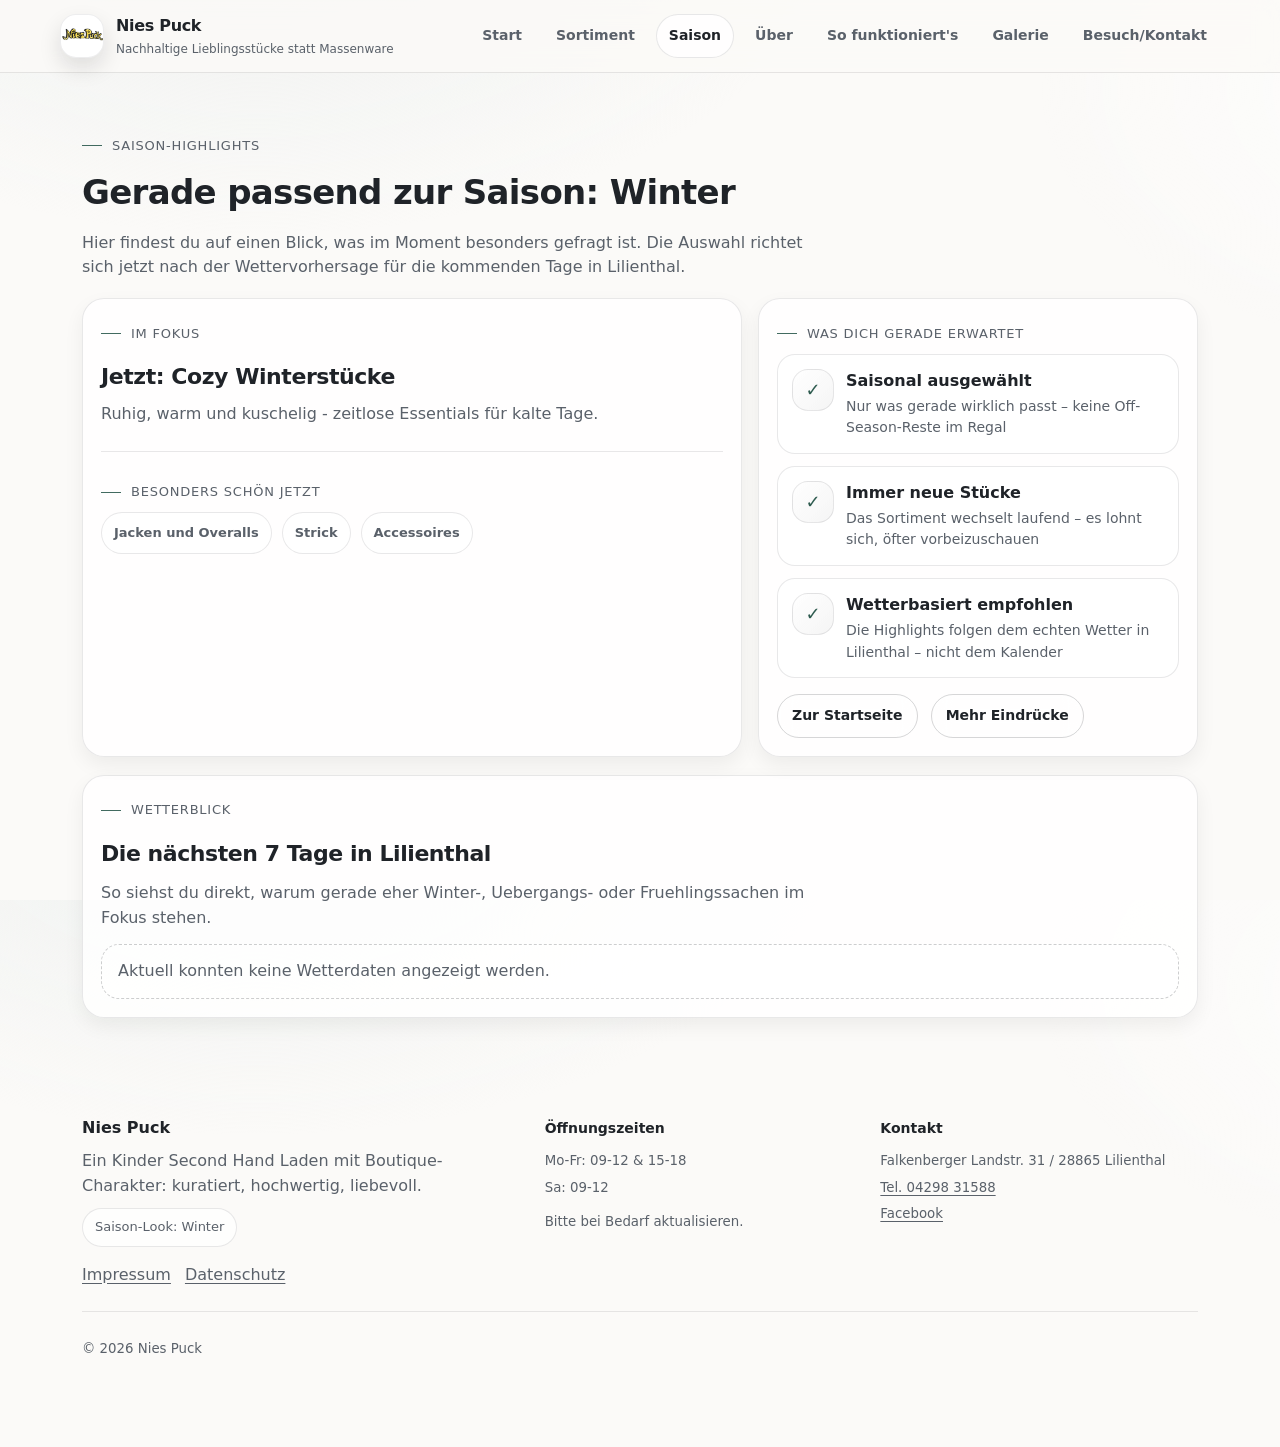
<file: saison.html>
<!doctype html>
<html lang="de">
<head>
  <meta charset="utf-8" />
  <meta name="viewport" content="width=device-width,initial-scale=1" />
  <title>Saison-Highlights - Nies Puck</title>
  <meta name="description" content="Entdecke, was bei Nies Puck gerade besonders gut zur Saison passt." />
  <meta name="theme-color" content="#fbfaf8" />
  <link rel="stylesheet" href="css/style.css" />
  <script src="js/season.js" defer></script>
  <script src="js/main.js" defer></script>
</head>
<body>
<header class="site-header">
  <div class="container navbar">
    <a class="brand" href="index.html" aria-label="Nies Puck Startseite">
      <div class="logo" aria-hidden="true"></div>
      <div>
        <strong>Nies Puck</strong>
        <span>Nachhaltige Lieblingsst&uuml;cke statt Massenware</span>
      </div>
    </a>
    <nav aria-label="Hauptnavigation">
      <a data-nav href="index.html">Start</a>
      <a data-nav href="sortiment.html">Sortiment</a>
      <a data-nav href="saison.html">Saison</a>
      <a data-nav href="ueber.html">&Uuml;ber</a>
      <a data-nav href="so-funktionierts.html">So funktioniert's</a>
      <a data-nav href="galerie.html">Galerie</a>
      <a data-nav href="kontakt.html">Besuch/Kontakt</a>
    </nav>
  </div>
</header>

<div class="mobile-bar" aria-label="Schnellnavigation">
  <div class="inner">
    <a data-nav href="index.html" aria-label="Zur Startseite">Home</a>
    <a data-nav href="sortiment.html" aria-label="Zum Sortiment">Sortiment</a>
    <a data-nav href="saison.html" aria-label="Zu Saison-Highlights">Saison</a>
    <a data-nav href="kontakt.html" aria-label="Zum Kontakt">Kontakt</a>
  </div>
</div>

<main>
  <section class="section">
    <div class="container">
      <div class="kicker">Saison-Highlights</div>
      <h1 class="section-title">Gerade passend zur Saison: <span data-season="label">-</span></h1>
      <p style="margin:0; color:var(--muted); max-width:72ch;">
        Hier findest du auf einen Blick, was im Moment besonders gefragt ist.
        Die Auswahl richtet sich jetzt nach der Wettervorhersage f&uuml;r die kommenden Tage in Lilienthal.
      </p>

      <div class="grid two" style="margin-top:18px">
        <div class="card feature">
          <div class="kicker">Im Fokus</div>
          <h3 style="margin:6px 0 8px; font-size:22px; letter-spacing:-.02em;" data-season="bannerTitle">-</h3>
          <p style="margin:0; color:var(--muted);" data-season="bannerText">-</p>
          <hr/>
          <div class="kicker">Besonders sch&ouml;n jetzt</div>
          <div class="chips" data-season="featured"></div>
        </div>

        <div class="card feature">
          <div class="kicker">Was dich gerade erwartet</div>
          <div class="list">
            <div class="row">
              <div class="icon" aria-hidden="true">&#10003;</div>
              <div><strong>Saisonal ausgew&auml;hlt</strong><span>Nur was gerade wirklich passt &ndash; keine Off-Season-Reste im Regal</span></div>
            </div>
            <div class="row">
              <div class="icon" aria-hidden="true">&#10003;</div>
              <div><strong>Immer neue St&uuml;cke</strong><span>Das Sortiment wechselt laufend &ndash; es lohnt sich, &ouml;fter vorbeizuschauen</span></div>
            </div>
            <div class="row">
              <div class="icon" aria-hidden="true">&#10003;</div>
              <div><strong>Wetterbasiert empfohlen</strong><span>Die Highlights folgen dem echten Wetter in Lilienthal &ndash; nicht dem Kalender</span></div>
            </div>
          </div>
          <div style="margin-top:16px">
            <a class="btn ghost small" href="index.html">Zur Startseite</a>
            <a class="btn ghost small" href="galerie.html" style="margin-left:8px">Mehr Eindr&uuml;cke</a>
          </div>
        </div>
      </div>

      <div class="card feature" style="margin-top:18px;">
        <div class="kicker">Wetterblick</div>
        <h3 style="margin:6px 0 10px; font-size:22px; letter-spacing:-.02em;">Die n&auml;chsten 7 Tage in Lilienthal</h3>
        <p style="margin:0 0 14px; color:var(--muted); max-width:72ch;">
          So siehst du direkt, warum gerade eher Winter-, Uebergangs- oder Fruehlingssachen im Fokus stehen.
        </p>
        <div class="weather-outlook" data-weather="forecast">
          <div class="weather-empty">Wetterdaten werden geladen...</div>
        </div>
      </div>
    </div>
  </section>
</main>

<footer class="footer">
  <div class="container">
    <div class="cols">
      <div>
        <strong style="color:var(--text); font-size:16px;">Nies Puck</strong>
        <div style="margin-top:8px; max-width:52ch;">
          Ein Kinder Second Hand Laden mit Boutique-Charakter: kuratiert, hochwertig, liebevoll.
          <span data-season="meta" style="display:inline-block; margin-top:10px;" class="badge">Saison-Look</span>
        </div>
      </div>
      <div>
        <strong style="color:var(--text); font-size:14px;">&Ouml;ffnungszeiten</strong>
        <div style="margin-top:10px; display:grid; gap:6px;">
          <small>Mo-Fr: 09-12 & 15-18</small>
          <small>Sa: 09-12</small>
          <small style="margin-top:8px;">Bitte bei Bedarf aktualisieren.</small>
        </div>
      </div>
      <div>
        <strong style="color:var(--text); font-size:14px;">Kontakt</strong>
        <div style="margin-top:10px; display:grid; gap:6px;">
          <small>Falkenberger Landstr. 31 / 28865 Lilienthal</small>
          <small><a href="tel:+49429831588">Tel. 04298 31588</a></small>
          <small><a href="https://www.facebook.com/niespuck/" target="_blank" rel="noreferrer">Facebook</a></small>
        </div>
      </div>
    </div>
    <div style="display:flex; gap:14px; flex-wrap:wrap; margin-top:16px;">
      <a href="impressum.html">Impressum</a>
      <a href="datenschutz.html">Datenschutz</a>
    </div>
    <hr/>
    <small>&copy; <span id="y"></span> Nies Puck</small>
  </div>
</footer>

<script>
  document.getElementById("y").textContent = new Date().getFullYear();
</script>
</body>
</html>
</file>
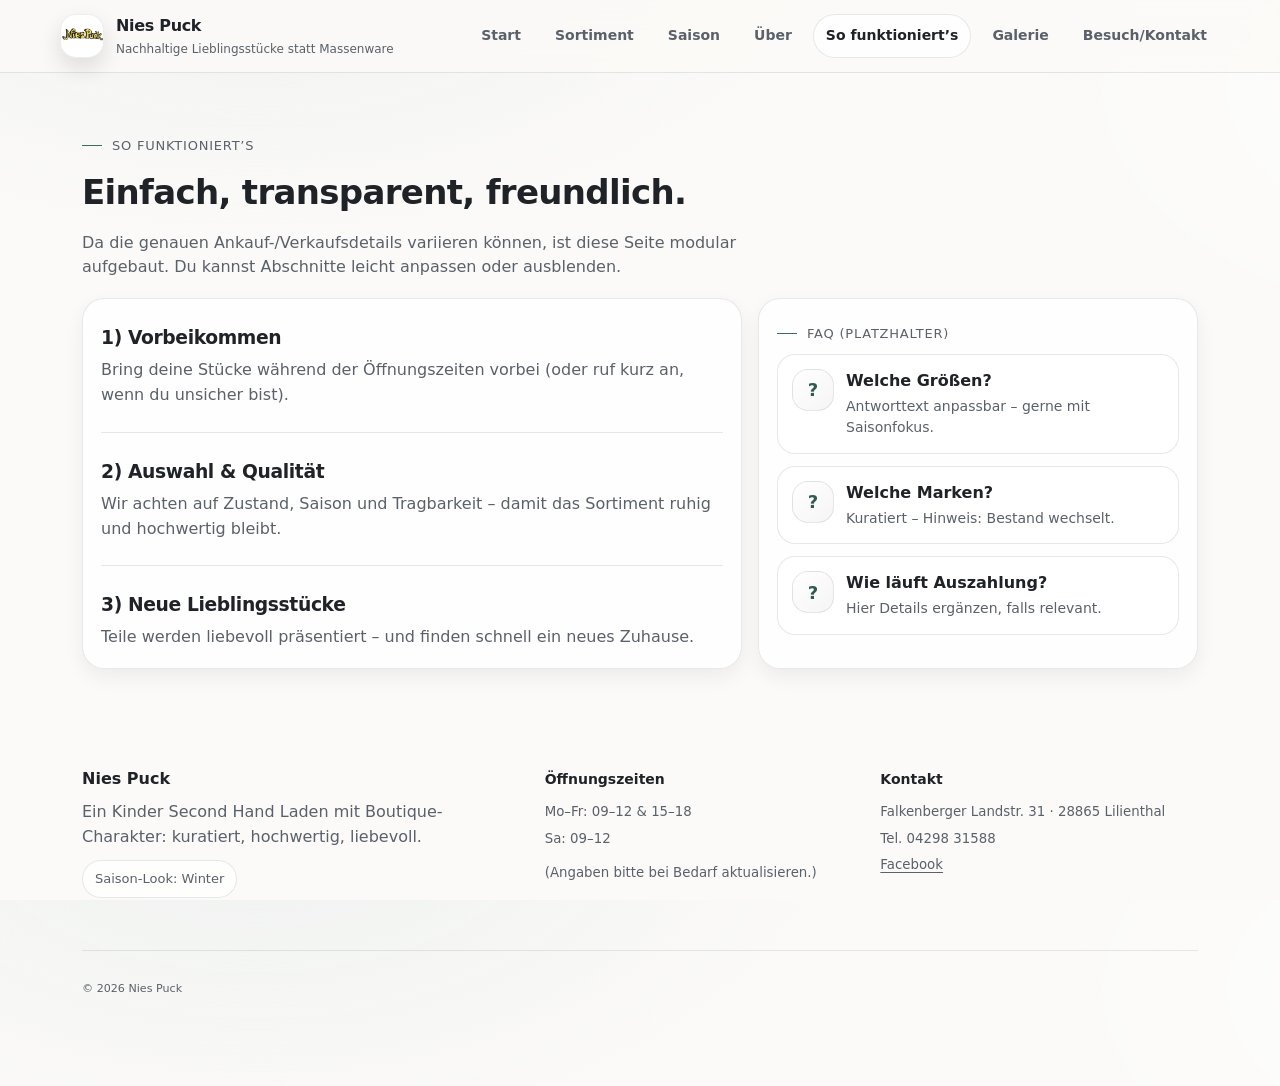
<file: so-funktionierts.html>
<!doctype html>
<html lang="de">
<head>
  <meta charset="utf-8" />
  <meta name="viewport" content="width=device-width,initial-scale=1" />
  <title>So funktioniert’s – Nies Puck</title>
  <meta name="description" content="Transparenter Ablauf für Ankauf/Verkauf (modular, leicht anpassbar)." />
  <meta name="theme-color" content="#fbfaf8" />
  <link rel="stylesheet" href="css/style.css" />
  <script src="js/season.js" defer></script>
  <script src="js/main.js" defer></script>
</head>
<body>
<header class="site-header">
  <div class="container navbar">
    <a class="brand" href="index.html" aria-label="Nies Puck Startseite">
      <div class="logo" aria-hidden="true"></div>
      <div>
        <strong>Nies Puck</strong>
        <span>Nachhaltige Lieblingsstücke statt Massenware</span>
      </div>
    </a>
    <nav aria-label="Hauptnavigation">
      <a data-nav href="index.html">Start</a>
      <a data-nav href="sortiment.html">Sortiment</a>
      <a data-nav href="saison.html">Saison</a>
      <a data-nav href="ueber.html">Über</a>
      <a data-nav href="so-funktionierts.html">So funktioniert’s</a>
      <a data-nav href="galerie.html">Galerie</a>
      <a data-nav href="kontakt.html">Besuch/Kontakt</a>
    </nav>
  </div>
</header>

<div class="mobile-bar" aria-label="Schnellnavigation">
  <div class="inner">
    <a data-nav href="sortiment.html" aria-label="Zum Sortiment">Sortiment</a>
    <a data-nav href="saison.html" aria-label="Zu Saison-Highlights">Saison</a>
    <a data-nav href="kontakt.html" aria-label="Zum Kontakt">Route</a>
    <a data-nav href="index.html" aria-label="Zur Startseite">Home</a>
  </div>
</div>
<main>

<section class="section">
  <div class="container">
    <div class="kicker">So funktioniert’s</div>
    <h1 class="section-title">Einfach, transparent, freundlich.</h1>
    <p style="margin:0; color:var(--muted); max-width:72ch;">
      Da die genauen Ankauf-/Verkaufsdetails variieren können, ist diese Seite modular aufgebaut.
      Du kannst Abschnitte leicht anpassen oder ausblenden.
    </p>

    <div class="grid two" style="margin-top:18px">
      <div class="card feature">
        <h3>1) Vorbeikommen</h3>
        <p style="margin:0; color:var(--muted);">
          Bring deine Stücke während der Öffnungszeiten vorbei (oder ruf kurz an, wenn du unsicher bist).
        </p>
        <hr/>
        <h3>2) Auswahl & Qualität</h3>
        <p style="margin:0; color:var(--muted);">
          Wir achten auf Zustand, Saison und Tragbarkeit – damit das Sortiment ruhig und hochwertig bleibt.
        </p>
        <hr/>
        <h3>3) Neue Lieblingsstücke</h3>
        <p style="margin:0; color:var(--muted);">
          Teile werden liebevoll präsentiert – und finden schnell ein neues Zuhause.
        </p>
      </div>

      <div class="card feature">
        <div class="kicker">FAQ (Platzhalter)</div>
        <div class="list">
          <div class="row">
            <div class="icon" aria-hidden="true">?</div>
            <div><strong>Welche Größen?</strong><span>Antworttext anpassbar – gerne mit Saisonfokus.</span></div>
          </div>
          <div class="row">
            <div class="icon" aria-hidden="true">?</div>
            <div><strong>Welche Marken?</strong><span>Kuratiert – Hinweis: Bestand wechselt.</span></div>
          </div>
          <div class="row">
            <div class="icon" aria-hidden="true">?</div>
            <div><strong>Wie läuft Auszahlung?</strong><span>Hier Details ergänzen, falls relevant.</span></div>
          </div>
        </div>
        
      </div>
    </div>
  </div>
</section>

</main>
<footer class="footer">
  <div class="container">
    <div class="cols">
      <div>
        <strong style="color:var(--text); font-size:16px;">Nies Puck</strong>
        <div style="margin-top:8px; max-width: 52ch;">
          Ein Kinder Second Hand Laden mit Boutique-Charakter: kuratiert, hochwertig, liebevoll.
          <span data-season="meta" style="display:inline-block; margin-top:10px;" class="badge">Saison-Look</span>
        </div>
        
      </div>
      <div>
        <strong style="color:var(--text); font-size:14px;">Öffnungszeiten</strong>
        <div style="margin-top:10px; display:grid; gap:6px;">
          <small>Mo–Fr: 09–12 & 15–18</small>
          <small>Sa: 09–12</small>
          <small style="margin-top:8px;">(Angaben bitte bei Bedarf aktualisieren.)</small>
        </div>
      </div>
      <div>
        <strong style="color:var(--text); font-size:14px;">Kontakt</strong>
        <div style="margin-top:10px; display:grid; gap:6px;">
          <small>Falkenberger Landstr. 31 · 28865 Lilienthal</small>
          <small>Tel. 04298 31588</small>
          <small><a href="https://www.facebook.com/niespuck/" target="_blank" rel="noreferrer">Facebook</a></small>
          <small style="margin-top:10px;">
        </div>
      </div>
    </div>
    <hr/>
    <small>© <span id="y"></span> Nies Puck </small>
  </div>
</footer>

<script>
  document.getElementById("y").textContent = new Date().getFullYear();
</script>
</body>
</html>
</file>
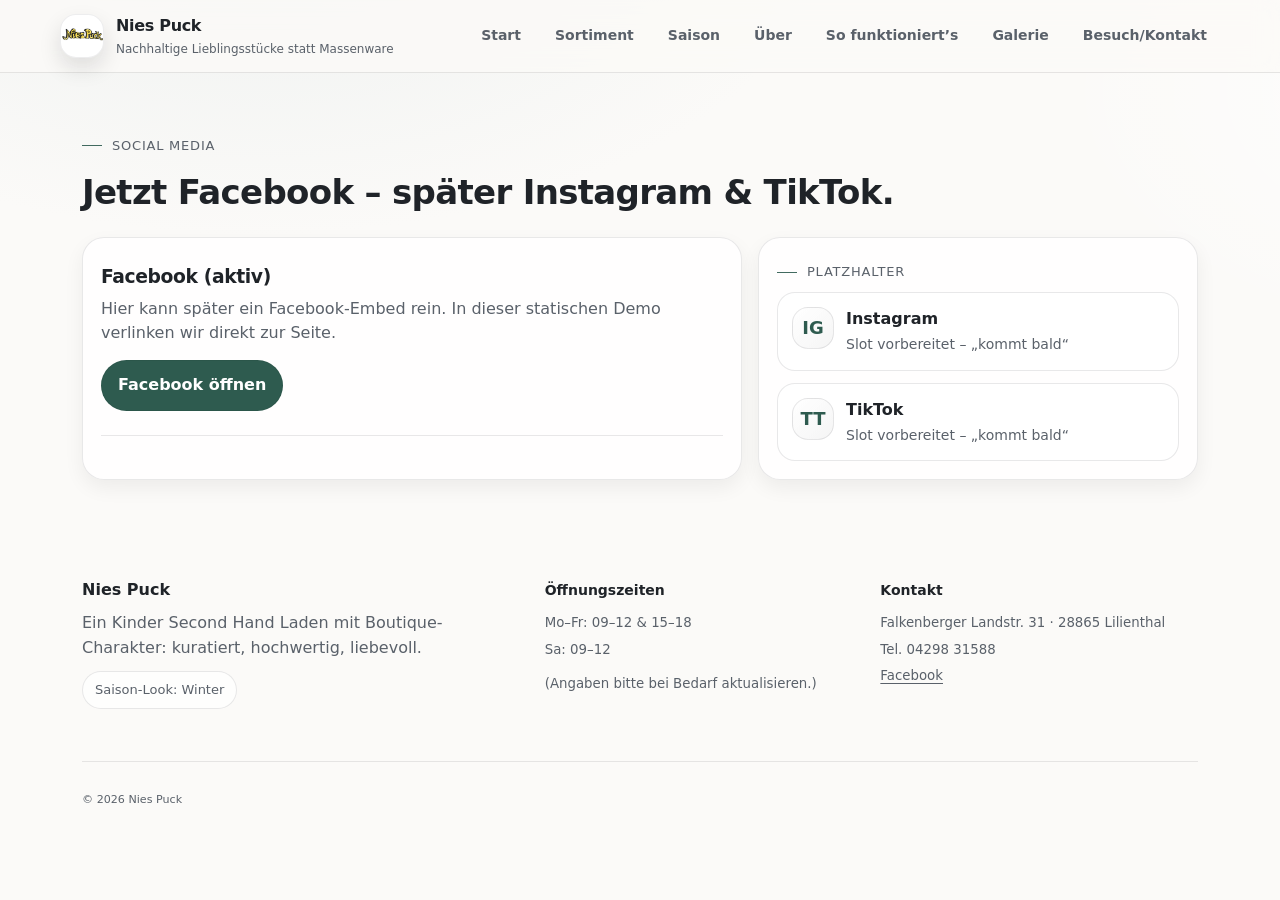
<file: social.html>
<!doctype html>
<html lang="de">
<head>
  <meta charset="utf-8" />
  <meta name="viewport" content="width=device-width,initial-scale=1" />
  <title>Social Media – Nies Puck</title>
  <meta name="description" content="Facebook Integration jetzt, Instagram/TikTok Slots für später." />
  <meta name="theme-color" content="#fbfaf8" />
  <link rel="stylesheet" href="css/style.css" />
  <script src="js/season.js" defer></script>
  <script src="js/main.js" defer></script>
</head>
<body>
<header class="site-header">
  <div class="container navbar">
    <a class="brand" href="index.html" aria-label="Nies Puck Startseite">
      <div class="logo" aria-hidden="true"></div>
      <div>
        <strong>Nies Puck</strong>
        <span>Nachhaltige Lieblingsstücke statt Massenware</span>
      </div>
    </a>
    <nav aria-label="Hauptnavigation">
      <a data-nav href="index.html">Start</a>
      <a data-nav href="sortiment.html">Sortiment</a>
      <a data-nav href="saison.html">Saison</a>
      <a data-nav href="ueber.html">Über</a>
      <a data-nav href="so-funktionierts.html">So funktioniert’s</a>
      <a data-nav href="galerie.html">Galerie</a>
      <a data-nav href="kontakt.html">Besuch/Kontakt</a>
    </nav>
  </div>
</header>

<div class="mobile-bar" aria-label="Schnellnavigation">
  <div class="inner">
    <a data-nav href="sortiment.html" aria-label="Zum Sortiment">Sortiment</a>
    <a data-nav href="saison.html" aria-label="Zu Saison-Highlights">Saison</a>
    <a data-nav href="kontakt.html" aria-label="Zum Kontakt">Route</a>
    <a data-nav href="index.html" aria-label="Zur Startseite">Home</a>
  </div>
</div>
<main>

<section class="section">
  <div class="container">
    <div class="kicker">Social Media</div>
    <h1 class="section-title">Jetzt Facebook – später Instagram & TikTok.</h1>
    <div class="grid two" style="margin-top:18px">
      <div class="card feature">
        <h3>Facebook (aktiv)</h3>
        <p style="margin:0; color:var(--muted); max-width:66ch;">
          Hier kann später ein Facebook-Embed rein. In dieser statischen Demo verlinken wir direkt zur Seite.
        </p>
        <div style="margin-top:14px">
          <a class="btn primary" href="https://www.facebook.com/niespuck/" target="_blank" rel="noreferrer">Facebook öffnen</a>
        </div>
        <hr/>
        
      </div>

      <div class="card feature">
        <div class="kicker">Platzhalter</div>
        <div class="list">
          <div class="row">
            <div class="icon" aria-hidden="true">IG</div>
            <div><strong>Instagram</strong><span>Slot vorbereitet – „kommt bald“</span></div>
          </div>
          <div class="row">
            <div class="icon" aria-hidden="true">TT</div>
            <div><strong>TikTok</strong><span>Slot vorbereitet – „kommt bald“</span></div>
          </div>
        </div>
        
      </div>
    </div>
  </div>
</section>

</main>
<footer class="footer">
  <div class="container">
    <div class="cols">
      <div>
        <strong style="color:var(--text); font-size:16px;">Nies Puck</strong>
        <div style="margin-top:8px; max-width: 52ch;">
          Ein Kinder Second Hand Laden mit Boutique-Charakter: kuratiert, hochwertig, liebevoll.
          <span data-season="meta" style="display:inline-block; margin-top:10px;" class="badge">Saison-Look</span>
        </div>
        
      </div>
      <div>
        <strong style="color:var(--text); font-size:14px;">Öffnungszeiten</strong>
        <div style="margin-top:10px; display:grid; gap:6px;">
          <small>Mo–Fr: 09–12 & 15–18</small>
          <small>Sa: 09–12</small>
          <small style="margin-top:8px;">(Angaben bitte bei Bedarf aktualisieren.)</small>
        </div>
      </div>
      <div>
        <strong style="color:var(--text); font-size:14px;">Kontakt</strong>
        <div style="margin-top:10px; display:grid; gap:6px;">
          <small>Falkenberger Landstr. 31 · 28865 Lilienthal</small>
          <small>Tel. 04298 31588</small>
          <small><a href="https://www.facebook.com/niespuck/" target="_blank" rel="noreferrer">Facebook</a></small>
          <small style="margin-top:10px;">
        </div>
      </div>
    </div>
    <hr/>
    <small>© <span id="y"></span> Nies Puck </small>
  </div>
</footer>

<script>
  document.getElementById("y").textContent = new Date().getFullYear();
</script>
</body>
</html>
</file>
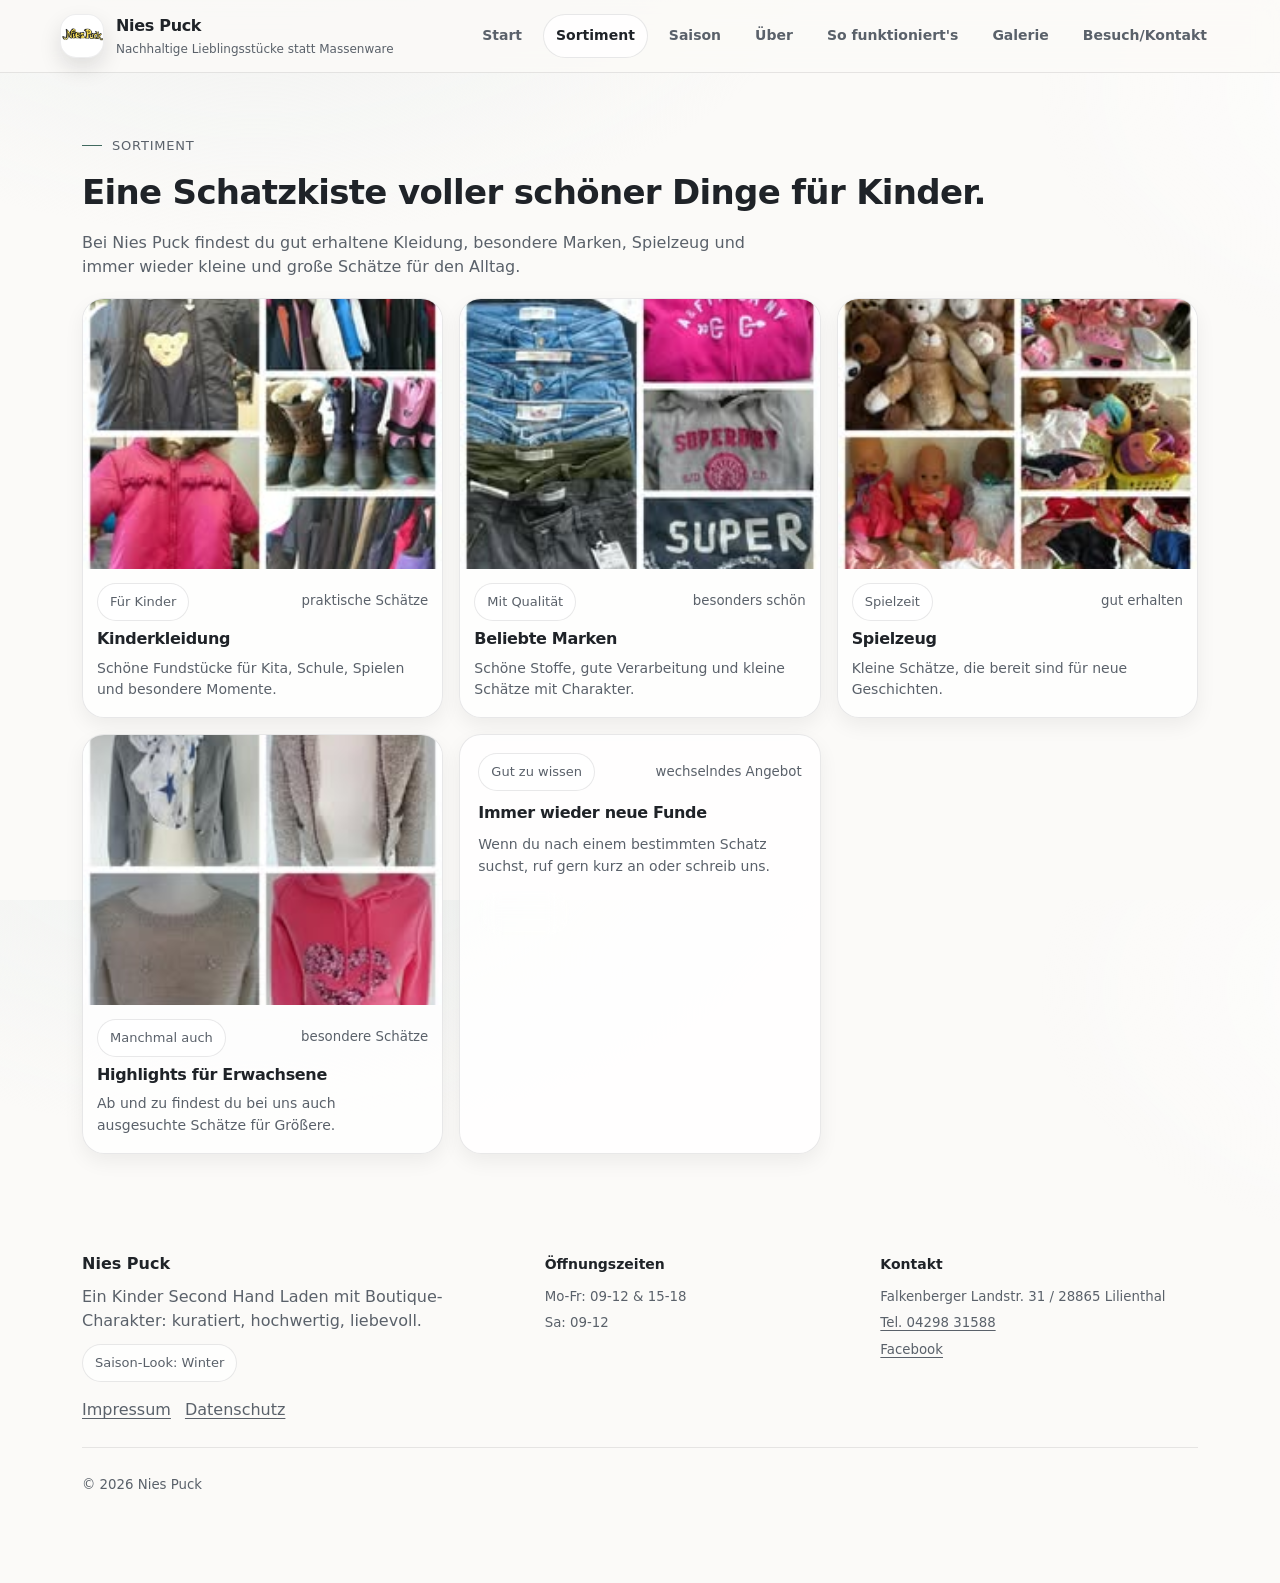
<file: sortiment.html>
<!doctype html>
<html lang="de">
<head>
  <meta charset="utf-8" />
  <meta name="viewport" content="width=device-width,initial-scale=1" />
  <title>Sortiment - Nies Puck</title>
  <meta name="description" content="Kinderkleidung, Spielzeug und sorgf&auml;ltig ausgew&auml;hlte Lieblingsst&uuml;cke f&uuml;r den Alltag." />
  <meta name="theme-color" content="#fbfaf8" />
  <link rel="stylesheet" href="css/style.css" />
  <script src="js/season.js" defer></script>
  <script src="js/main.js" defer></script>
</head>
<body>
<header class="site-header">
  <div class="container navbar">
    <a class="brand" href="index.html" aria-label="Nies Puck Startseite">
      <div class="logo" aria-hidden="true"></div>
      <div>
        <strong>Nies Puck</strong>
        <span>Nachhaltige Lieblingsst&uuml;cke statt Massenware</span>
      </div>
    </a>
    <nav aria-label="Hauptnavigation">
      <a data-nav href="index.html">Start</a>
      <a data-nav href="sortiment.html">Sortiment</a>
      <a data-nav href="saison.html">Saison</a>
      <a data-nav href="ueber.html">&Uuml;ber</a>
      <a data-nav href="so-funktionierts.html">So funktioniert's</a>
      <a data-nav href="galerie.html">Galerie</a>
      <a data-nav href="kontakt.html">Besuch/Kontakt</a>
    </nav>
  </div>
</header>

<div class="mobile-bar" aria-label="Schnellnavigation">
  <div class="inner">
    <a data-nav href="index.html" aria-label="Zur Startseite">Home</a>
    <a data-nav href="sortiment.html" aria-label="Zum Sortiment">Sortiment</a>
    <a data-nav href="saison.html" aria-label="Zu Saison-Highlights">Saison</a>
    <a data-nav href="kontakt.html" aria-label="Zum Kontakt">Kontakt</a>
  </div>
</div>

<main>
  <section class="section">
    <div class="container">
      <div class="kicker">Sortiment</div>
      <h1 class="section-title">Eine Schatzkiste voller sch&ouml;ner Dinge f&uuml;r Kinder.</h1>
      <p style="margin:0; color:var(--muted); max-width:70ch;">
        Bei Nies Puck findest du gut erhaltene Kleidung, besondere Marken, Spielzeug
        und immer wieder kleine und gro&szlig;e Sch&auml;tze f&uuml;r den Alltag.
      </p>

      <div class="grid three" style="margin-top:18px">
        <article class="tile">
          <div class="img" style="background-image:url('assets/img/tile-kids.jpg')"></div>
          <div class="body">
            <div class="top"><span class="badge">F&uuml;r Kinder</span><small>praktische Sch&auml;tze</small></div>
            <h4>Kinderkleidung</h4>
            <p>Sch&ouml;ne Fundst&uuml;cke f&uuml;r Kita, Schule, Spielen und besondere Momente.</p>
          </div>
        </article>
        <article class="tile">
          <div class="img" style="background-image:url('assets/img/tile-brands.jpg')"></div>
          <div class="body">
            <div class="top"><span class="badge">Mit Qualit&auml;t</span><small>besonders sch&ouml;n</small></div>
            <h4>Beliebte Marken</h4>
            <p>Sch&ouml;ne Stoffe, gute Verarbeitung und kleine Sch&auml;tze mit Charakter.</p>
          </div>
        </article>
        <article class="tile">
          <div class="img" style="background-image:url('assets/img/tile-toys.jpg')"></div>
          <div class="body">
            <div class="top"><span class="badge">Spielzeit</span><small>gut erhalten</small></div>
            <h4>Spielzeug</h4>
            <p>Kleine Sch&auml;tze, die bereit sind f&uuml;r neue Geschichten.</p>
          </div>
        </article>
        <article class="tile">
          <div class="img" style="background-image:url('assets/img/tile-adults.jpg')"></div>
          <div class="body">
            <div class="top"><span class="badge">Manchmal auch</span><small>besondere Sch&auml;tze</small></div>
            <h4>Highlights f&uuml;r Erwachsene</h4>
            <p>Ab und zu findest du bei uns auch ausgesuchte Sch&auml;tze f&uuml;r Gr&ouml;&szlig;ere.</p>
          </div>
        </article>
        <article class="card feature" style="padding:18px;">
          <div class="top" style="display:flex;align-items:center;justify-content:space-between;gap:10px;margin-bottom:10px;">
            <span class="badge">Gut zu wissen</span><small>wechselndes Angebot</small>
          </div>
          <h4 style="margin:0 0 8px;letter-spacing:-.02em;">Immer wieder neue Funde</h4>
          <p style="margin:0;color:var(--muted);font-size:14px;">Wenn du nach einem bestimmten Schatz suchst, ruf gern kurz an oder schreib uns.</p>
          <div style="margin-top:14px"><a class="btn ghost small" href="kontakt.html">Kontakt</a></div>
        </article>
      </div>
    </div>
  </section>
</main>

<footer class="footer">
  <div class="container">
    <div class="cols">
      <div>
        <strong style="color:var(--text); font-size:16px;">Nies Puck</strong>
        <div style="margin-top:8px; max-width:52ch;">
          Ein Kinder Second Hand Laden mit Boutique-Charakter: kuratiert, hochwertig, liebevoll.
          <span data-season="meta" style="display:inline-block; margin-top:10px;" class="badge">Saison-Look</span>
        </div>
      </div>
      <div>
        <strong style="color:var(--text); font-size:14px;">&Ouml;ffnungszeiten</strong>
        <div style="margin-top:10px; display:grid; gap:6px;">
          <small>Mo-Fr: 09-12 &amp; 15-18</small>
          <small>Sa: 09-12</small>
        </div>
      </div>
      <div>
        <strong style="color:var(--text); font-size:14px;">Kontakt</strong>
        <div style="margin-top:10px; display:grid; gap:6px;">
          <small>Falkenberger Landstr. 31 / 28865 Lilienthal</small>
          <small><a href="tel:+49429831588">Tel. 04298 31588</a></small>
          <small><a href="https://www.facebook.com/niespuck/" target="_blank" rel="noreferrer">Facebook</a></small>
        </div>
      </div>
    </div>
    <div style="display:flex; gap:14px; flex-wrap:wrap; margin-top:16px;">
      <a href="impressum.html">Impressum</a>
      <a href="datenschutz.html">Datenschutz</a>
    </div>
    <hr/>
    <small>&copy; <span id="y"></span> Nies Puck</small>
  </div>
</footer>

<script>
  document.getElementById("y").textContent = new Date().getFullYear();
</script>
</body>
</html>
</file>
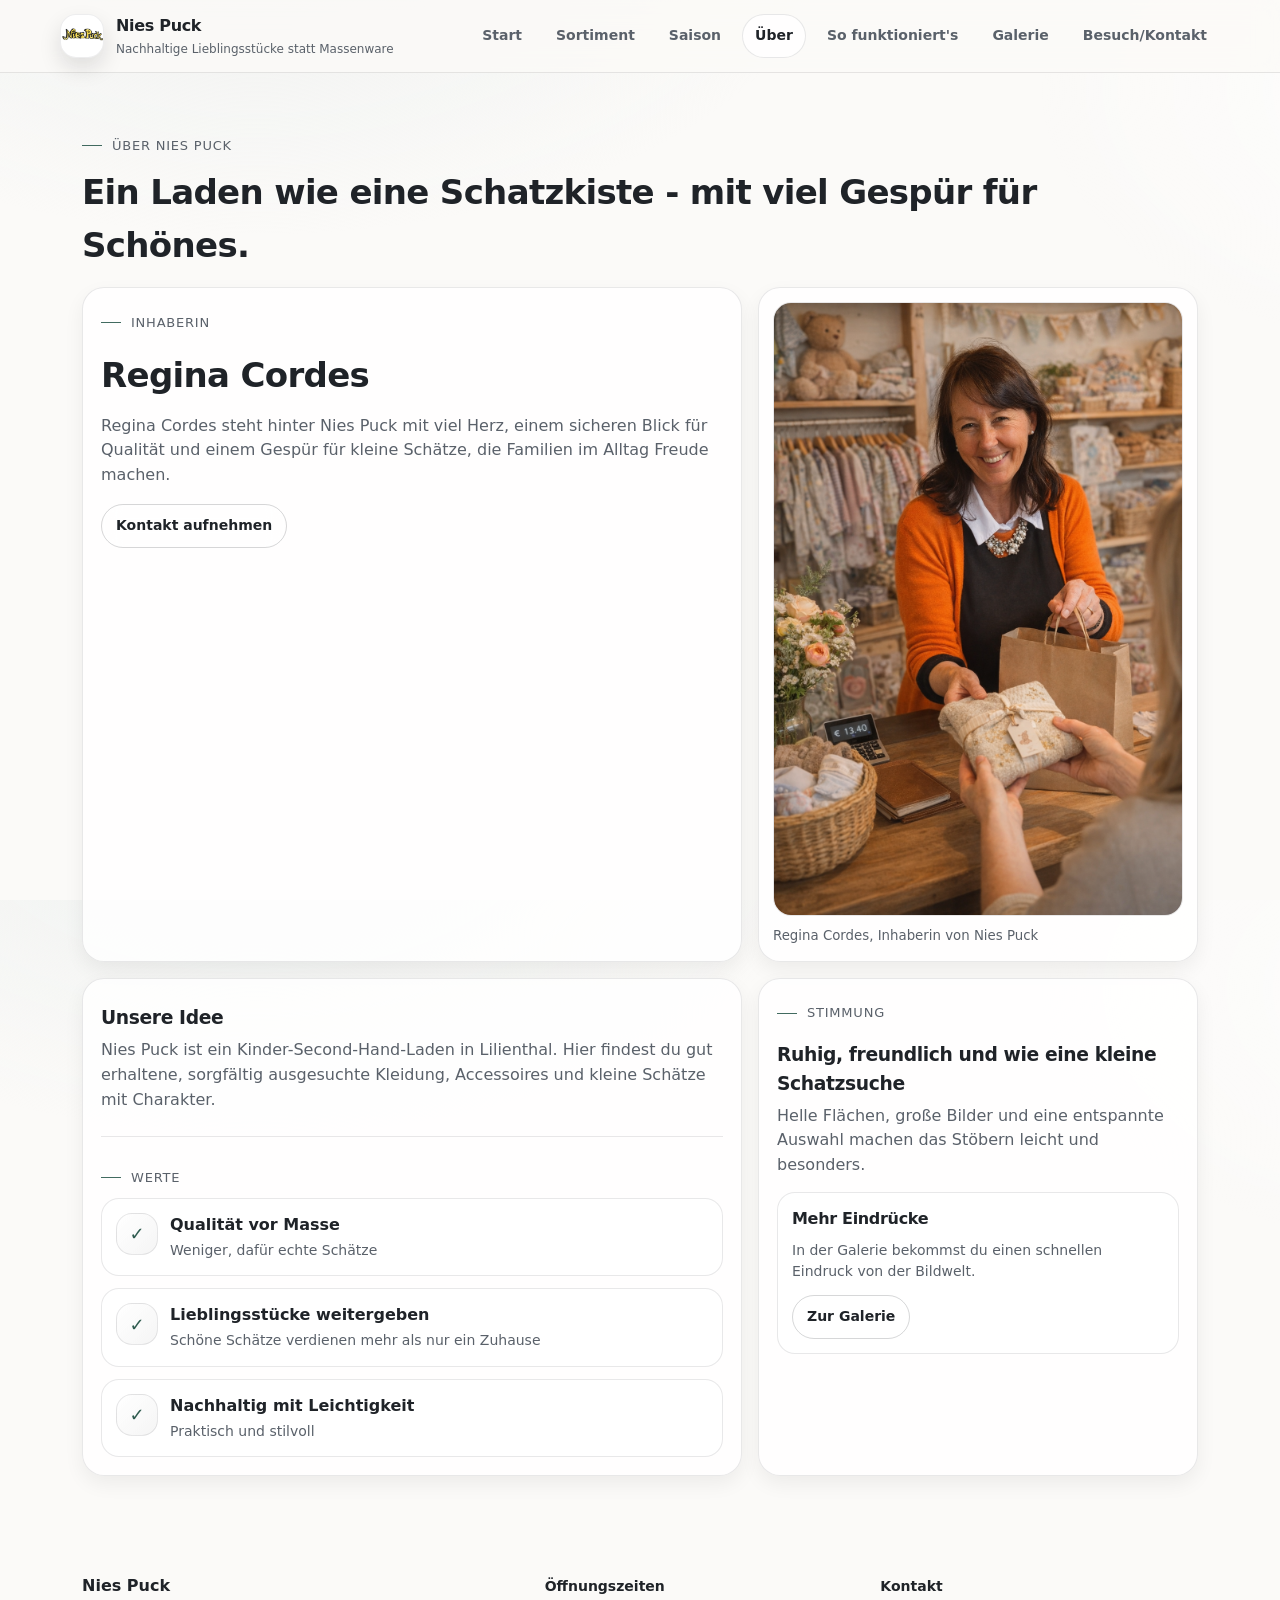
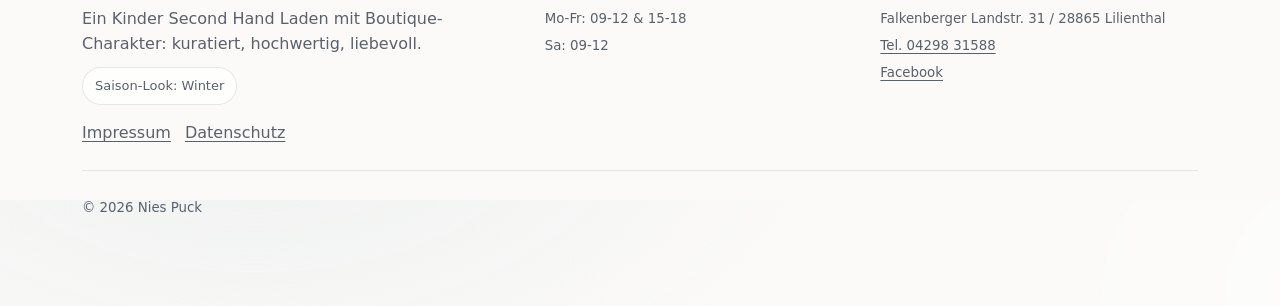
<file: ueber.html>
<!doctype html>
<html lang="de">
<head>
  <meta charset="utf-8" />
  <meta name="viewport" content="width=device-width,initial-scale=1" />
  <title>&Uuml;ber - Nies Puck</title>
  <meta name="description" content="Die Geschichte und Werte von Nies Puck." />
  <meta name="theme-color" content="#fbfaf8" />
  <link rel="stylesheet" href="css/style.css" />
  <script src="js/season.js" defer></script>
  <script src="js/main.js" defer></script>
</head>
<body>
<header class="site-header">
  <div class="container navbar">
    <a class="brand" href="index.html" aria-label="Nies Puck Startseite">
      <div class="logo" aria-hidden="true"></div>
      <div>
        <strong>Nies Puck</strong>
        <span>Nachhaltige Lieblingsst&uuml;cke statt Massenware</span>
      </div>
    </a>
    <nav aria-label="Hauptnavigation">
      <a data-nav href="index.html">Start</a>
      <a data-nav href="sortiment.html">Sortiment</a>
      <a data-nav href="saison.html">Saison</a>
      <a data-nav href="ueber.html">&Uuml;ber</a>
      <a data-nav href="so-funktionierts.html">So funktioniert's</a>
      <a data-nav href="galerie.html">Galerie</a>
      <a data-nav href="kontakt.html">Besuch/Kontakt</a>
    </nav>
  </div>
</header>

<div class="mobile-bar" aria-label="Schnellnavigation">
  <div class="inner">
    <a data-nav href="index.html" aria-label="Zur Startseite">Home</a>
    <a data-nav href="sortiment.html" aria-label="Zum Sortiment">Sortiment</a>
    <a data-nav href="saison.html" aria-label="Zu Saison-Highlights">Saison</a>
    <a data-nav href="kontakt.html" aria-label="Zum Kontakt">Kontakt</a>
  </div>
</div>

<main>
  <section class="section">
    <div class="container">
      <div class="kicker">&Uuml;ber Nies Puck</div>
      <h1 class="section-title">Ein Laden wie eine Schatzkiste - mit viel Gesp&uuml;r f&uuml;r Sch&ouml;nes.</h1>
      <div class="grid two" style="margin-top:16px">
        <div class="card feature">
          <div class="kicker">Inhaberin</div>
          <h2 class="section-title" style="margin-top:6px;">Regina Cordes</h2>
          <p style="margin:0; color:var(--muted); max-width:66ch;">
            Regina Cordes steht hinter Nies Puck mit viel Herz, einem sicheren Blick f&uuml;r Qualit&auml;t
            und einem Gesp&uuml;r f&uuml;r kleine Sch&auml;tze, die Familien im Alltag Freude machen.
          </p>
          <div style="margin-top:16px">
            <a class="btn ghost small" href="kontakt.html">Kontakt aufnehmen</a>
          </div>
        </div>
        <div class="card" style="padding:14px;">
          <img src="assets/img/regina_kauf.png" alt="Regina Cordes beim Verkauf an der Ladentheke – Nies Puck" style="border-radius:18px; width:100%; height:auto; border:1px solid rgba(31,35,40,.10);" />
          <small style="display:block; margin-top:10px;">Reg&shy;ina Cordes, Inhaberin von Nies Puck</small>
        </div>
      </div>
      <div class="grid two" style="margin-top:16px">
        <div class="card feature">
          <h3>Unsere Idee</h3>
          <p style="margin:0; color:var(--muted); max-width:66ch;">
            Nies Puck ist ein Kinder-Second-Hand-Laden in Lilienthal. Hier findest du gut erhaltene,
            sorgf&auml;ltig ausgesuchte Kleidung, Accessoires und kleine Sch&auml;tze mit Charakter.
          </p>
          <hr/>
          <div class="kicker">Werte</div>
          <div class="list">
            <div class="row">
              <div class="icon" aria-hidden="true">&#10003;</div>
              <div><strong>Qualit&auml;t vor Masse</strong><span>Weniger, daf&uuml;r echte Sch&auml;tze</span></div>
            </div>
            <div class="row">
              <div class="icon" aria-hidden="true">&#10003;</div>
              <div><strong>Lieblingsst&uuml;cke weitergeben</strong><span>Sch&ouml;ne Sch&auml;tze verdienen mehr als nur ein Zuhause</span></div>
            </div>
            <div class="row">
              <div class="icon" aria-hidden="true">&#10003;</div>
              <div><strong>Nachhaltig mit Leichtigkeit</strong><span>Praktisch und stilvoll</span></div>
            </div>
          </div>
        </div>
        <div class="card feature">
          <div class="kicker">Stimmung</div>
          <h3>Ruhig, freundlich und wie eine kleine Schatzsuche</h3>
          <p style="margin:0; color:var(--muted);">
            Helle Fl&auml;chen, gro&szlig;e Bilder und eine entspannte Auswahl machen das St&ouml;bern leicht und besonders.
          </p>
          <div style="margin-top:14px; padding:14px; border-radius:18px; border:1px solid var(--line); background:rgba(255,255,255,.72);">
            <h4 style="margin:0 0 8px; letter-spacing:-.02em;">Mehr Eindr&uuml;cke</h4>
            <p style="margin:0 0 12px; color:var(--muted); font-size:14px;">In der Galerie bekommst du einen schnellen Eindruck von der Bildwelt.</p>
            <a class="btn ghost small" href="galerie.html">Zur Galerie</a>
          </div>
        </div>
      </div>
    </div>
  </section>
</main>

<footer class="footer">
  <div class="container">
    <div class="cols">
      <div>
        <strong style="color:var(--text); font-size:16px;">Nies Puck</strong>
        <div style="margin-top:8px; max-width:52ch;">
          Ein Kinder Second Hand Laden mit Boutique-Charakter: kuratiert, hochwertig, liebevoll.
          <span data-season="meta" style="display:inline-block; margin-top:10px;" class="badge">Saison-Look</span>
        </div>
      </div>
      <div>
        <strong style="color:var(--text); font-size:14px;">&Ouml;ffnungszeiten</strong>
        <div style="margin-top:10px; display:grid; gap:6px;">
          <small>Mo-Fr: 09-12 & 15-18</small>
          <small>Sa: 09-12</small>
        </div>
      </div>
      <div>
        <strong style="color:var(--text); font-size:14px;">Kontakt</strong>
        <div style="margin-top:10px; display:grid; gap:6px;">
          <small>Falkenberger Landstr. 31 / 28865 Lilienthal</small>
          <small><a href="tel:+49429831588">Tel. 04298 31588</a></small>
          <small><a href="https://www.facebook.com/niespuck/" target="_blank" rel="noreferrer">Facebook</a></small>
        </div>
      </div>
    </div>
    <div style="display:flex; gap:14px; flex-wrap:wrap; margin-top:16px;">
      <a href="impressum.html">Impressum</a>
      <a href="datenschutz.html">Datenschutz</a>
    </div>
    <hr/>
    <small>&copy; <span id="y"></span> Nies Puck</small>
  </div>
</footer>

<script>
  document.getElementById("y").textContent = new Date().getFullYear();
</script>
</body>
</html>
</file>
<file: css/style.css>
/* Nies Puck – Static Site (Mobile First)
   Boutique / editorial vibe, lots of whitespace, warm neutrals.
   Replace placeholder images in /assets/img with your own photos anytime.
*/

:root{
  --bg: #fbfaf8;
  --surface: #ffffff;
  --text: #1f2328;
  --muted: #5a616a;
  --line: rgba(31,35,40,.10);

  /* seasonal tokens (overwritten by JS) */
  --accent: #6f8f7a;      /* sage */
  --accent-2:#d9c8b6;     /* sand */
  --tint: #f3efe9;        /* soft */
  --hero-overlay: rgba(15,17,20,.24);
  --hero-image: url('../assets/img/hero-winter.jpg');

  --radius: 22px;
  --shadow: 0 12px 30px rgba(16, 20, 24, .08);
  --shadow-soft: 0 8px 20px rgba(16, 20, 24, .06);

  --max: 1160px;
  --pad: 18px;
}

*{box-sizing:border-box}
html,body{height:100%}
body{
  margin:0;
  font-family: ui-sans-serif, system-ui, -apple-system, Segoe UI, Roboto, Helvetica, Arial, "Apple Color Emoji","Segoe UI Emoji";
  color:var(--text);
  background: radial-gradient(900px 500px at 20% -10%, var(--tint), transparent 65%),
              radial-gradient(900px 500px at 120% 10%, rgba(255,255,255,.8), transparent 55%),
              var(--bg);
  line-height:1.55;
  padding-bottom:84px;
}

a{color:inherit; text-decoration:none}
a:hover{opacity:.92}
a:focus-visible, button:focus-visible{
  outline: 2px solid var(--accent);
  outline-offset: 3px;
  border-radius: 6px;
}
img{max-width:100%; display:block}
small{color:var(--muted)}
hr{border:0; border-top:1px solid var(--line); margin:24px 0}

.container{max-width:var(--max); margin:0 auto; padding:0 var(--pad)}
.section{padding:56px 0}
.section.tight{padding:32px 0}
.section-title{font-size:clamp(22px, 3.2vw, 34px); letter-spacing:-.02em; margin:0 0 12px}
.kicker{
  display:inline-flex; align-items:center; gap:10px;
  color:var(--muted); font-size:13px; letter-spacing:.06em; text-transform:uppercase;
  margin:0 0 10px
}
.kicker::before{
  content:"";
  width:20px; height:1px; background:var(--accent); opacity:.9;
}

.card{
  background:rgba(255,255,255,.82);
  border:1px solid var(--line);
  border-radius:var(--radius);
  box-shadow:var(--shadow-soft);
  overflow:hidden;
}

.grid{display:grid; gap:16px}
.grid.two{grid-template-columns:1fr}
.grid.three{grid-template-columns:1fr}
@media (min-width: 860px){
  :root{ --pad: 22px; }
  .grid.two{grid-template-columns:1.2fr .8fr}
  .grid.three{grid-template-columns:repeat(3, 1fr)}
}

.btn{
  display:inline-flex; align-items:center; justify-content:center; gap:10px;
  padding:12px 16px;
  border-radius:999px;
  border:1px solid rgba(255,255,255,.28);
  background: rgba(255,255,255,.14);
  color:#fff;
  font-weight:600;
  backdrop-filter: blur(10px);
  -webkit-backdrop-filter: blur(10px);
  transition: transform .12s ease, background .12s ease, opacity .12s ease;
}
.btn:hover{transform: translateY(-1px)}
.btn.primary{
  background: var(--accent);
  border-color: rgba(0,0,0,.06);
  color:#fff;
}
.btn.primary:hover{opacity:.96}
.btn.ghost{
  background: transparent;
  border-color: rgba(31,35,40,.18);
  color: var(--text);
}
.btn.small{padding:10px 14px; font-size:14px}

.badge{
  display:inline-flex; align-items:center; gap:8px;
  padding:8px 12px;
  border-radius:999px;
  background: rgba(255,255,255,.72);
  border:1px solid var(--line);
  color: var(--muted);
  font-size:13px;
  transition: background .12s ease, transform .12s ease, border-color .12s ease;
}
a.badge{cursor:pointer}
a.badge:hover{
  background: rgba(255,255,255,.95);
  border-color: rgba(31,35,40,.26);
  transform: translateY(-1px);
  opacity:1;
}

header.site-header{
  position:sticky; top:0; z-index:20;
  background: rgba(251,250,248,.78);
  backdrop-filter: blur(12px);
  -webkit-backdrop-filter: blur(12px);
  border-bottom:1px solid var(--line);
}

.navbar{
  display:flex; align-items:center; justify-content:space-between;
  padding:14px 0;
  gap:14px;
  flex-wrap:wrap;
}

.brand{
  display:flex; align-items:center; gap:12px;
  min-width: 170px;
}
.logo{
  width:44px; height:44px; border-radius:16px;
  background-color:#fff;
  background-image: url('../assets/img/NiesPuckLogo.png');
  background-size: contain;
  background-position: center;
  background-repeat: no-repeat;
  box-shadow: 0 10px 22px rgba(16,20,24,.12);
  border:1px solid rgba(31,35,40,.08);
}
.brand strong{display:block; letter-spacing:-.02em}
.brand span{display:block; font-size:12px; color:var(--muted); margin-top:1px}

.nav-toggle{
  display:inline-flex;
  align-items:center;
  justify-content:center;
  width:44px;
  height:44px;
  margin-left:auto;
  border-radius:14px;
  border:1px solid var(--line);
  background:rgba(255,255,255,.82);
  color:var(--text);
  cursor:pointer;
  box-shadow:var(--shadow-soft);
}
.nav-toggle .bars,
.nav-toggle .bars::before,
.nav-toggle .bars::after{
  display:block;
  width:18px;
  height:2px;
  border-radius:999px;
  background:currentColor;
  content:"";
  transition: transform .16s ease, opacity .16s ease;
}
.nav-toggle .bars{position:relative}
.nav-toggle .bars::before{position:absolute; top:-6px; left:0}
.nav-toggle .bars::after{position:absolute; top:6px; left:0}
.navbar.nav-open .nav-toggle .bars{background:transparent}
.navbar.nav-open .nav-toggle .bars::before{transform:translateY(6px) rotate(45deg)}
.navbar.nav-open .nav-toggle .bars::after{transform:translateY(-6px) rotate(-45deg)}

nav{
  display:none;
  width:100%;
  gap:8px;
  padding-top:6px;
}
.navbar.nav-open nav{
  display:grid;
}

nav a{
  display:flex;
  padding:10px 12px;
  border-radius:16px;
  color:var(--muted);
  font-weight:600;
  font-size:14px;
  border:1px solid transparent;
}
nav a.active, nav a:hover{
  display:flex;
  color:var(--text);
  background: rgba(255,255,255,.72);
  border:1px solid var(--line);
}

@media (min-width: 960px){
  body{padding-bottom:0}
  .navbar{flex-wrap:nowrap}
  .nav-toggle{display:none}
  nav{
    display:flex;
    width:auto;
    padding-top:0;
    justify-content:flex-end;
  }
  .navbar.nav-open nav{display:flex}
  nav a{
    display:inline-flex;
    border-radius:999px;
  }
  nav a.active, nav a:hover{display:inline-flex}
}

.mobile-bar{
  position:fixed; left:0; right:0; bottom:0; z-index:30;
  padding:10px var(--pad);
  background: rgba(251,250,248,.78);
  border-top:1px solid var(--line);
  backdrop-filter: blur(12px);
  -webkit-backdrop-filter: blur(12px);
}
.mobile-bar .inner{
  display:flex; justify-content:space-between; gap:10px;
  max-width: var(--max); margin:0 auto;
}
.mobile-bar a{
  flex:1;
  display:flex; flex-direction:column; align-items:center; justify-content:center;
  gap:6px;
  padding:10px 8px;
  border-radius:16px;
  color:var(--muted);
  font-size:12px;
  font-weight:600;
  border:1px solid transparent;
}
.mobile-bar a.active{
  color:var(--text);
  background: rgba(255,255,255,.72);
  border:1px solid var(--line);
}
@media (min-width: 960px){
  .mobile-bar{display:none}
}

.hero{
  position:relative;
  border-radius: calc(var(--radius) + 10px);
  overflow:hidden;
  border:1px solid rgba(255,255,255,.22);
  box-shadow: var(--shadow);
  min-height: 68vh;
  display:grid;
  align-items:end;
}
.hero::before{
  content:"";
  position:absolute; inset:0;
  background-image: var(--hero-image);
  background-color: #c9d2cc;
  background-size: cover;
  background-position: center;
  filter: saturate(1.02) contrast(1.02) brightness(.96);
  transform: scale(1.02);
}
.hero::after{
  content:"";
  position:absolute; inset:0;
  background: linear-gradient(180deg, rgba(0,0,0,.22) 0%, var(--hero-overlay) 52%, rgba(0,0,0,.64) 100%);
}
.hero .content{
  position:relative;
  padding: 26px;
  color:#fff;
  max-width: 760px;
}
.hero h1{
  margin:0 0 10px;
  font-size:clamp(34px, 5vw, 54px);
  line-height:1.06;
  letter-spacing:-.03em;
  text-shadow: 0 2px 12px rgba(0,0,0,.28);
}
.hero p{
  margin:0 0 18px;
  font-size:clamp(16px, 2.1vw, 20px);
  color: rgba(255,255,255,.90);
  text-shadow: 0 2px 10px rgba(0,0,0,.24);
}
.hero .cta{display:flex; flex-wrap:wrap; gap:12px; align-items:center}
.hero .meta{margin-top:14px; display:flex; flex-wrap:wrap; gap:10px}

.feature{
  padding:18px;
}
.feature h3{margin:6px 0 6px; letter-spacing:-.02em}
.feature p{margin:0; color:var(--muted)}

.tile{
  border-radius: var(--radius);
  border:1px solid var(--line);
  overflow:hidden;
  background: rgba(255,255,255,.75);
  box-shadow: var(--shadow-soft);
}
.tile .img{
  aspect-ratio: 4/3;
  background-image: var(--tile-image); /* fallback; prefer inline style on .img directly */
  background-size: cover;
  background-position: center;
  background-color: var(--tint);
}
.tile .body{padding:14px 14px 16px}
.tile .body .top{display:flex; align-items:center; justify-content:space-between; gap:10px}
.tile h4{margin:6px 0 6px; letter-spacing:-.02em}
.tile p{margin:0; color:var(--muted); font-size:14px}

.list{
  display:grid; gap:12px;
}
.list .row{
  display:flex; gap:12px;
  padding:14px;
  border-radius: 18px;
  border:1px solid var(--line);
  background: rgba(255,255,255,.72);
}
.icon{
  width:42px; height:42px; border-radius:16px;
  background: linear-gradient(135deg, rgba(255,255,255,.8), rgba(0,0,0,.04));
  border:1px solid rgba(31,35,40,.10);
  display:grid; place-items:center;
  flex: 0 0 auto;
  color: var(--accent);
  font-weight: 700;
  font-size: 18px;
}
.row strong{display:block}
.row span{display:block; color:var(--muted); font-size:14px; margin-top:2px}

.footer{
  padding:42px 0 86px; /* extra for mobile bar */
  color: var(--muted);
}
.footer .cols{
  display:grid; gap:18px;
  grid-template-columns: 1fr;
}
@media (min-width: 860px){
  .footer .cols{grid-template-columns: 1.4fr 1fr 1fr}
}
.footer a{color:inherit; text-decoration:underline; text-underline-offset:3px}
.footer a[href^="tel"]{white-space:nowrap}

.notice{
  padding:14px 16px;
  border-radius: 18px;
  border:1px dashed rgba(31,35,40,.22);
  background: rgba(255,255,255,.55);
  color: var(--muted);
}

.chips{display:flex; flex-wrap:wrap; gap:10px}
.chip{
  display:inline-flex; align-items:center; gap:8px;
  padding:10px 12px;
  border-radius:999px;
  border:1px solid var(--line);
  background: rgba(255,255,255,.72);
  color: var(--muted);
  font-size:13px;
  font-weight:600;
}

.weather-outlook{
  display:grid;
  gap:12px;
  grid-template-columns: repeat(2, minmax(0, 1fr));
}
.weather-day{
  display:grid;
  gap:8px;
  padding:14px;
  border-radius:18px;
  border:1px solid var(--line);
  background: rgba(255,255,255,.72);
}
.weather-day .top{
  display:flex;
  align-items:center;
  justify-content:space-between;
  gap:10px;
}
.weather-day strong{font-size:14px}
.weather-day .icon{
  width:38px;
  height:38px;
  border-radius:14px;
  font-size:18px;
}
.weather-day .temps{
  display:flex;
  gap:10px;
  flex-wrap:wrap;
  font-size:14px;
  color:var(--muted);
}
.weather-day .meta{
  font-size:13px;
  color:var(--muted);
}
.weather-empty{
  grid-column:1 / -1;
  padding:14px 16px;
  border-radius:18px;
  border:1px dashed rgba(31,35,40,.22);
  background: rgba(255,255,255,.55);
  color:var(--muted);
}
@media (min-width: 700px){
  .weather-outlook{grid-template-columns: repeat(4, minmax(0, 1fr))}
}

.form{
  display:grid; gap:12px;
}
.input{
  display:grid; gap:6px;
}
.input label{font-weight:700; font-size:13px; letter-spacing:.02em}
.input input,.input textarea{
  width:100%;
  padding:12px 14px;
  border-radius: 16px;
  border:1px solid rgba(31,35,40,.16);
  background: rgba(255,255,255,.86);
  outline:none;
}
.input textarea{min-height:120px; resize:vertical}
.input input:focus,.input textarea:focus{
  border-color: rgba(111,143,122,.65);
  box-shadow: 0 0 0 4px rgba(111,143,122,.12);
}

.map{
  border:0;
  width:100%;
  min-height: 320px;
  border-radius: var(--radius);
  overflow:hidden;
  box-shadow: var(--shadow-soft);
  border:1px solid var(--line);
  background: rgba(255,255,255,.6);
}

.gallery{
  columns: 1;
  column-gap: 14px;
}
.gallery a{
  display:inline-block;
  width:100%;
  margin:0 0 14px;
  border-radius: var(--radius);
  overflow:hidden;
  border:1px solid var(--line);
  background: rgba(255,255,255,.75);
  box-shadow: var(--shadow-soft);
}
.gallery img{width:100%; height:auto}
@media (min-width: 700px){ .gallery{columns:2} }
@media (min-width: 1040px){ .gallery{columns:3} }

.modal{
  position:fixed; inset:0; z-index:50;
  display:none;
  background: rgba(15,17,20,.72);
  padding: 18px;
  align-items:center; justify-content:center;
}
.modal.open{display:flex}
.modal img{
  max-width: min(980px, 96vw);
  max-height: 86vh;
  border-radius: 24px;
  border:1px solid rgba(255,255,255,.20);
}
.modal .close{
  position:absolute;
  top:14px; right:14px;
  width:44px; height:44px;
  border-radius: 999px;
  border:1px solid rgba(255,255,255,.22);
  background: rgba(255,255,255,.12);
  color:#fff;
  font-weight:900;
  display:grid; place-items:center;
  cursor:pointer;
}

/* Clickable card links */
a.card{
  display:block;
  color:inherit;
  transition: box-shadow .18s, transform .18s, border-color .18s;
}
a.card:hover{
  opacity:1;
  box-shadow:var(--shadow);
  border-color:rgba(31,35,40,.18);
  transform:translateY(-2px);
}

/* Mobile bottom bar: Mehr button */
.mobile-mehr-btn{
  flex:1;
  display:flex; flex-direction:column; align-items:center; justify-content:center;
  gap:4px;
  padding:10px 6px;
  border-radius:16px;
  color:var(--muted);
  font-size:12px; font-weight:600;
  border:1px solid transparent;
  background:transparent;
  cursor:pointer;
  font-family:inherit;
  letter-spacing:.01em;
  -webkit-tap-highlight-color:transparent;
}
.mobile-mehr-btn .mehr-dots{
  font-size:18px; line-height:1; letter-spacing:.12em;
}
.mobile-mehr-btn[aria-expanded="true"]{
  color:var(--text);
  background:rgba(255,255,255,.72);
  border:1px solid var(--line);
}
@media(min-width:960px){ .mobile-mehr-btn{ display:none } }

/* Mehr panel overlay */
.mehr-overlay{
  display:none;
  position:fixed; inset:0; z-index:35;
  background:rgba(15,17,20,.38);
  backdrop-filter:blur(2px);
  -webkit-backdrop-filter:blur(2px);
}
.mehr-overlay.open{ display:block }

/* Mehr slide-up panel */
.mehr-panel{
  position:fixed; left:0; right:0; bottom:0; z-index:40;
  background:rgba(251,250,248,.97);
  border-top:1px solid var(--line);
  border-radius:24px 24px 0 0;
  padding:14px var(--pad) calc(84px + env(safe-area-inset-bottom));
  backdrop-filter:blur(18px);
  -webkit-backdrop-filter:blur(18px);
  transform:translateY(100%);
  transition:transform .3s cubic-bezier(.4,0,.2,1);
  box-shadow:0 -8px 30px rgba(16,20,24,.10);
}
.mehr-panel.open{ transform:translateY(0) }
.mehr-handle{
  width:36px; height:4px;
  border-radius:999px;
  background:var(--line);
  margin:0 auto 16px;
}
.mehr-panel-title{
  font-size:11px; font-weight:700; letter-spacing:.06em;
  text-transform:uppercase; color:var(--muted);
  margin:0 0 12px;
}
.mehr-links{
  display:grid;
  grid-template-columns:1fr 1fr;
  gap:8px;
}
.mehr-link{
  display:flex; flex-direction:column; gap:3px;
  padding:14px 14px;
  background:rgba(255,255,255,.72);
  border:1px solid var(--line);
  border-radius:16px;
  color:var(--text);
  text-decoration:none;
  transition:background .15s, border-color .15s;
}
.mehr-link strong{ font-size:14px; font-weight:700 }
.mehr-link small{ font-size:11px; color:var(--muted); font-weight:400 }
.mehr-link:hover{ opacity:1; background:rgba(255,255,255,.96); border-color:rgba(31,35,40,.18) }
@media(min-width:960px){ .mehr-overlay,.mehr-panel{ display:none !important } }

/* Discovery section on homepage */
.discover-grid{
  display:grid;
  grid-template-columns:1fr 1fr;
  gap:10px;
  margin-top:16px;
}
@media(min-width:700px){ .discover-grid{ grid-template-columns:repeat(3,1fr) } }
@media(min-width:960px){ .discover-grid{ grid-template-columns:repeat(5,1fr) } }
.discover-card{
  display:flex; flex-direction:column; gap:4px;
  padding:16px 14px;
  background:rgba(255,255,255,.72);
  border:1px solid var(--line);
  border-radius:var(--radius);
  color:var(--text);
  text-decoration:none;
  transition:box-shadow .18s, transform .18s, border-color .18s;
}
.discover-card strong{ font-size:14px; font-weight:700 }
.discover-card small{ font-size:12px; color:var(--muted) }
.discover-card:hover{
  opacity:1;
  box-shadow:var(--shadow-soft);
  border-color:rgba(31,35,40,.18);
  transform:translateY(-1px);
}
</file>
